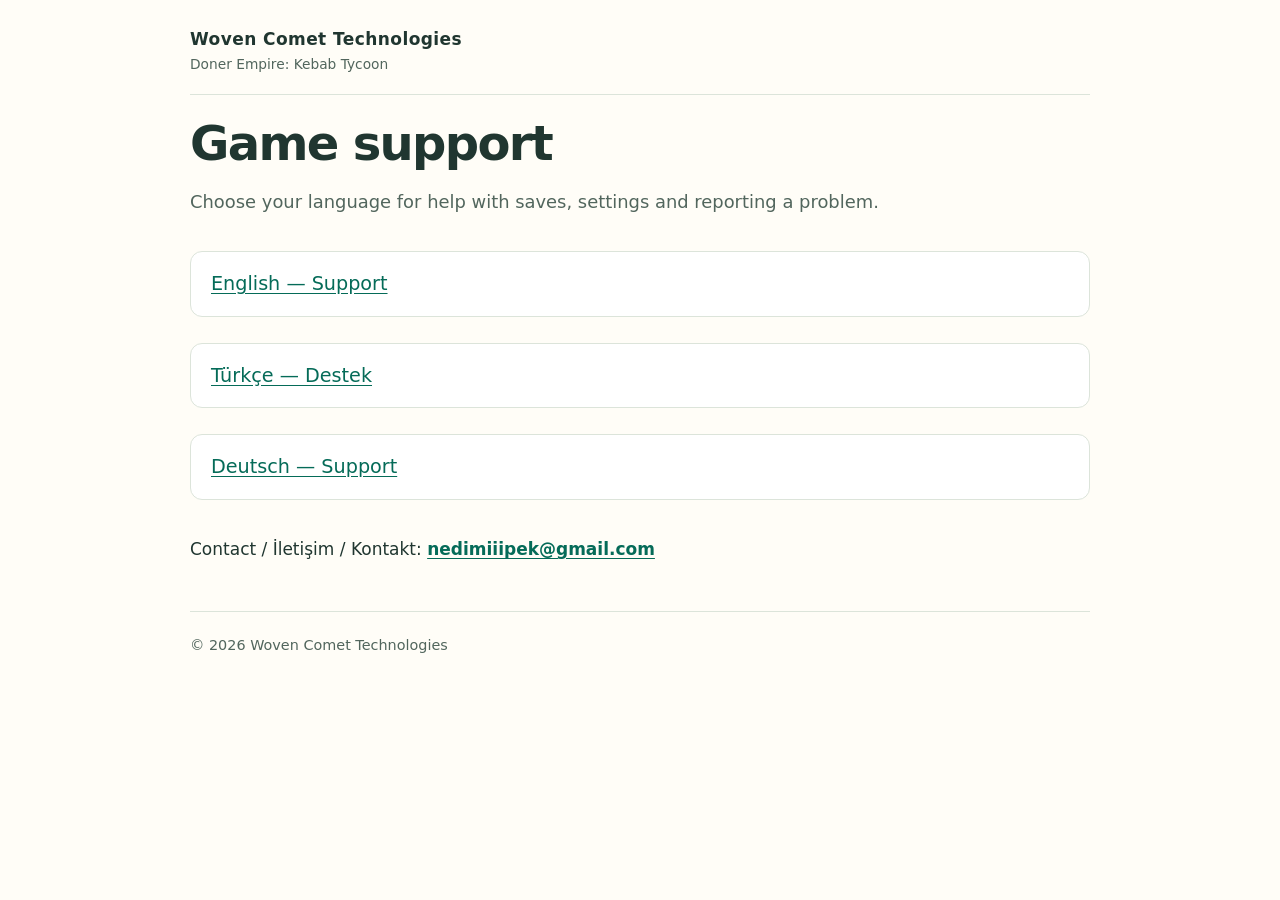
<file: index.html>
<!doctype html>
<html lang="en">
<head><meta charset="utf-8"><meta name="viewport" content="width=device-width, initial-scale=1"><meta name="description" content="Support for Doner Empire: Kebab Tycoon by Woven Comet Technologies. Help in English, Turkish and German."><title>Doner Empire: Kebab Tycoon — Support</title><link rel="stylesheet" href="styles.css"></head>
<body><div class="wrap">
<header class="brand">Woven Comet Technologies<small>Doner Empire: Kebab Tycoon</small></header>
<main><h1>Game support</h1><p class="lead">Choose your language for help with saves, settings and reporting a problem.</p>
<ul class="languages"><li><a href="support-en.html" lang="en">English — Support</a></li><li><a href="support-tr.html" lang="tr">Türkçe — Destek</a></li><li><a href="support-de.html" lang="de">Deutsch — Support</a></li></ul>
<p>Contact / İletişim / Kontakt: <a class="email" href="mailto:nedimiiipek@gmail.com">nedimiiipek@gmail.com</a></p></main>
<footer>© 2026 Woven Comet Technologies</footer></div></body></html>
</file>
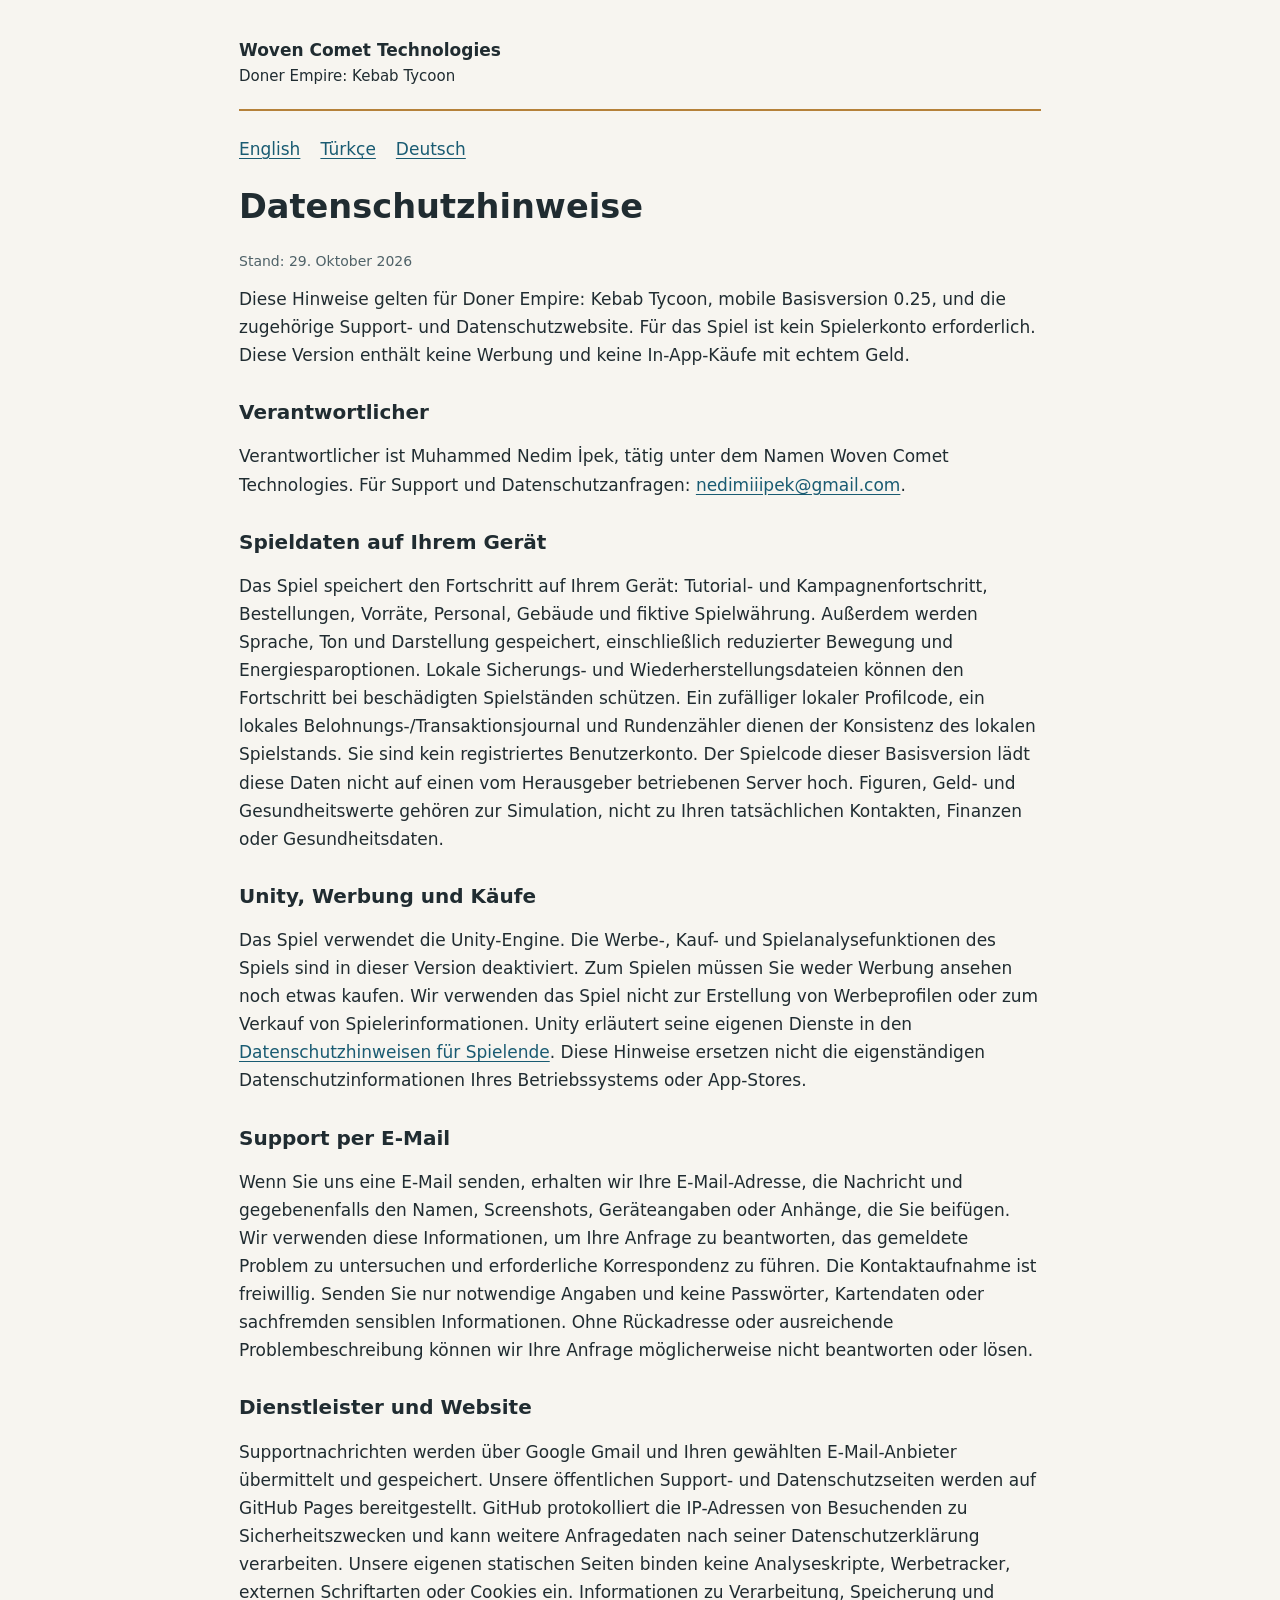
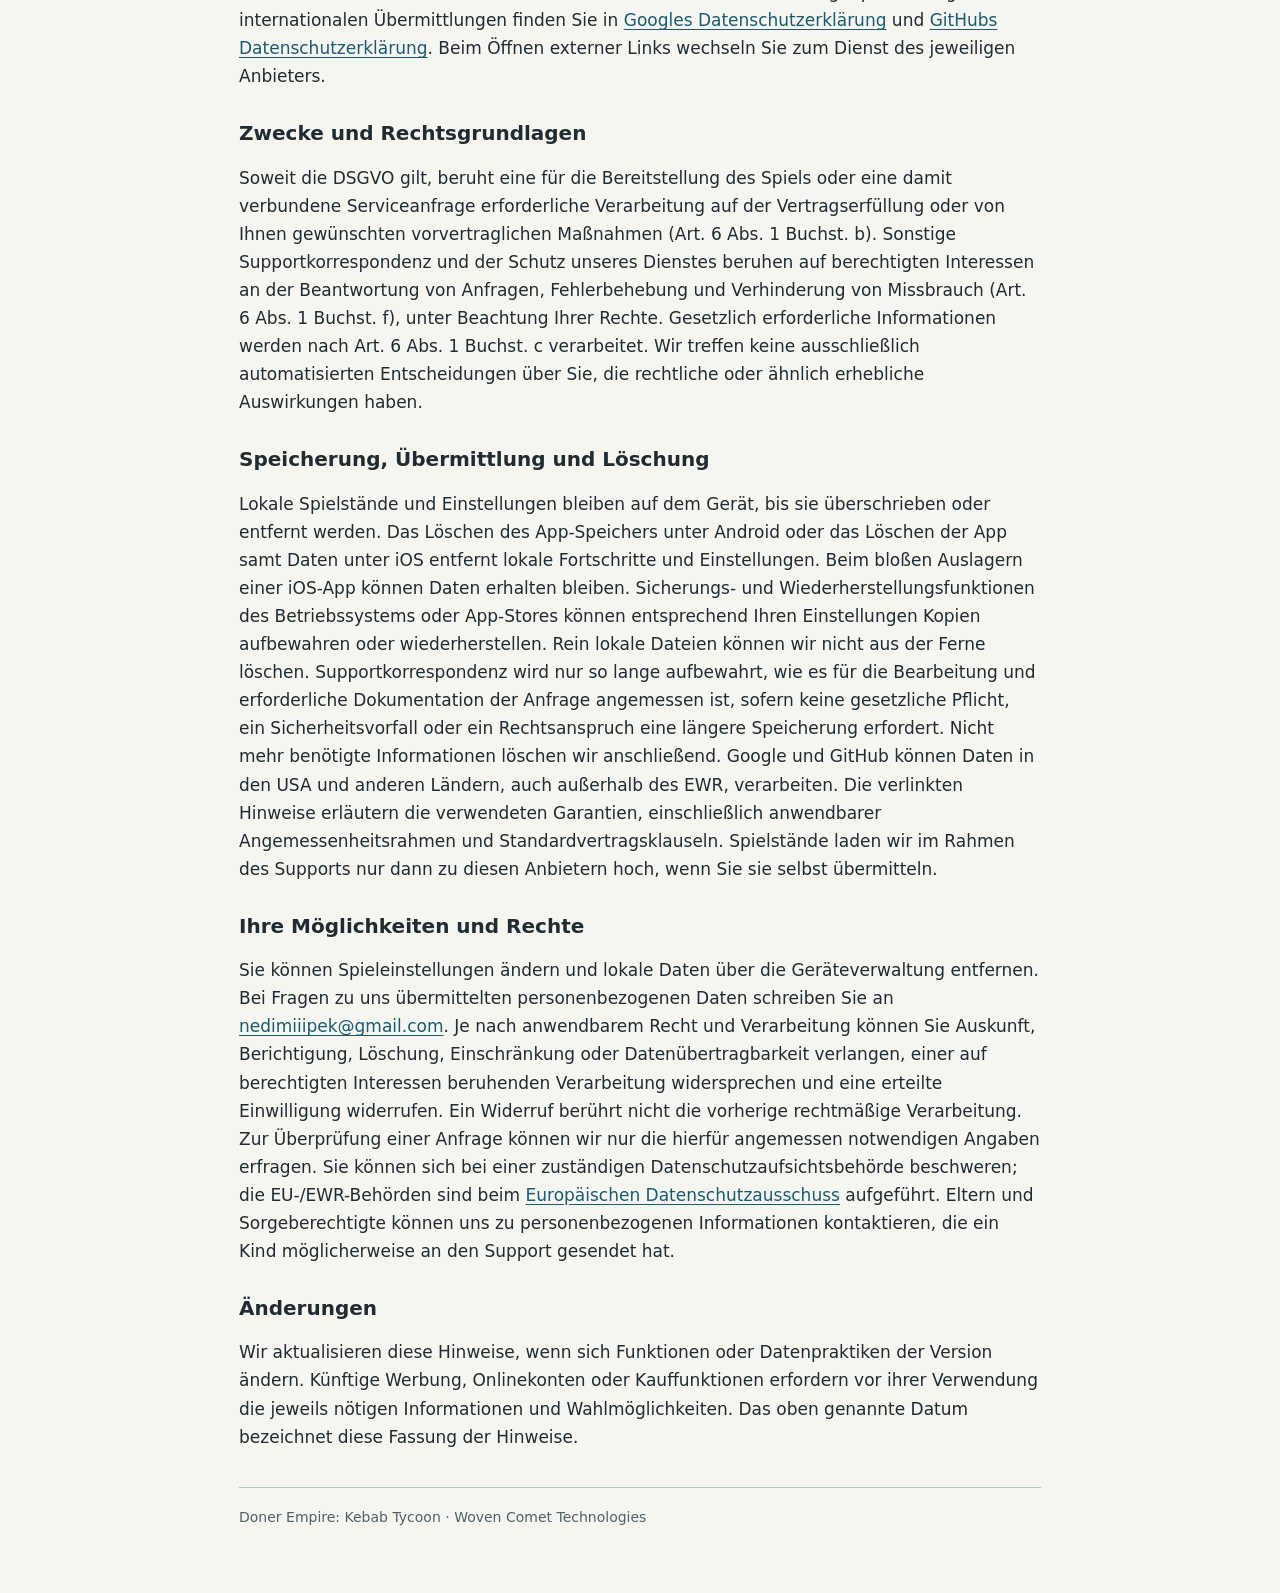
<file: privacy-de.html>
<!doctype html>
<html lang="de"><head><meta charset="utf-8"><meta name="viewport" content="width=device-width,initial-scale=1"><title>Datenschutzhinweise — Doner Empire</title><link rel="stylesheet" href="privacy.css"></head>
<body><div class="wrap"><header>Woven Comet Technologies<small>Doner Empire: Kebab Tycoon</small></header><nav aria-label="Language"><a href="privacy-en.html" lang="en">English</a><a href="privacy-tr.html" lang="tr">Türkçe</a><a href="privacy-de.html" lang="de" aria-current="page">Deutsch</a></nav><main><h1>Datenschutzhinweise</h1><p class="date">Stand: 29. Oktober 2026</p><p>Diese Hinweise gelten für Doner Empire: Kebab Tycoon, mobile Basisversion 0.25, und die zugehörige Support- und Datenschutzwebsite. Für das Spiel ist kein Spielerkonto erforderlich. Diese Version enthält keine Werbung und keine In-App-Käufe mit echtem Geld.</p><section><h2>Verantwortlicher</h2><p>Verantwortlicher ist Muhammed Nedim İpek, tätig unter dem Namen Woven Comet Technologies. Für Support und Datenschutzanfragen: <a href="mailto:nedimiiipek@gmail.com">nedimiiipek@gmail.com</a>.</p></section>
<section><h2>Spieldaten auf Ihrem Gerät</h2><p>Das Spiel speichert den Fortschritt auf Ihrem Gerät: Tutorial- und Kampagnenfortschritt, Bestellungen, Vorräte, Personal, Gebäude und fiktive Spielwährung. Außerdem werden Sprache, Ton und Darstellung gespeichert, einschließlich reduzierter Bewegung und Energiesparoptionen. Lokale Sicherungs- und Wiederherstellungsdateien können den Fortschritt bei beschädigten Spielständen schützen. Ein zufälliger lokaler Profilcode, ein lokales Belohnungs-/Transaktionsjournal und Rundenzähler dienen der Konsistenz des lokalen Spielstands. Sie sind kein registriertes Benutzerkonto. Der Spielcode dieser Basisversion lädt diese Daten nicht auf einen vom Herausgeber betriebenen Server hoch. Figuren, Geld- und Gesundheitswerte gehören zur Simulation, nicht zu Ihren tatsächlichen Kontakten, Finanzen oder Gesundheitsdaten.</p></section>
<section><h2>Unity, Werbung und Käufe</h2><p>Das Spiel verwendet die Unity-Engine. Die Werbe-, Kauf- und Spielanalysefunktionen des Spiels sind in dieser Version deaktiviert. Zum Spielen müssen Sie weder Werbung ansehen noch etwas kaufen. Wir verwenden das Spiel nicht zur Erstellung von Werbeprofilen oder zum Verkauf von Spielerinformationen. Unity erläutert seine eigenen Dienste in den <a href="https://unity.com/legal/game-player-and-app-user-privacy-policy">Datenschutzhinweisen für Spielende</a>. Diese Hinweise ersetzen nicht die eigenständigen Datenschutzinformationen Ihres Betriebssystems oder App-Stores.</p></section>
<section><h2>Support per E-Mail</h2><p>Wenn Sie uns eine E-Mail senden, erhalten wir Ihre E-Mail-Adresse, die Nachricht und gegebenenfalls den Namen, Screenshots, Geräteangaben oder Anhänge, die Sie beifügen. Wir verwenden diese Informationen, um Ihre Anfrage zu beantworten, das gemeldete Problem zu untersuchen und erforderliche Korrespondenz zu führen. Die Kontaktaufnahme ist freiwillig. Senden Sie nur notwendige Angaben und keine Passwörter, Kartendaten oder sachfremden sensiblen Informationen. Ohne Rückadresse oder ausreichende Problembeschreibung können wir Ihre Anfrage möglicherweise nicht beantworten oder lösen.</p></section>
<section><h2>Dienstleister und Website</h2><p>Supportnachrichten werden über Google Gmail und Ihren gewählten E-Mail-Anbieter übermittelt und gespeichert. Unsere öffentlichen Support- und Datenschutzseiten werden auf GitHub Pages bereitgestellt. GitHub protokolliert die IP-Adressen von Besuchenden zu Sicherheitszwecken und kann weitere Anfragedaten nach seiner Datenschutzerklärung verarbeiten. Unsere eigenen statischen Seiten binden keine Analyseskripte, Werbetracker, externen Schriftarten oder Cookies ein. Informationen zu Verarbeitung, Speicherung und internationalen Übermittlungen finden Sie in <a href="https://policies.google.com/privacy">Googles Datenschutzerklärung</a> und <a href="https://docs.github.com/en/site-policy/privacy-policies/github-general-privacy-statement">GitHubs Datenschutzerklärung</a>. Beim Öffnen externer Links wechseln Sie zum Dienst des jeweiligen Anbieters.</p></section>
<section><h2>Zwecke und Rechtsgrundlagen</h2><p>Soweit die DSGVO gilt, beruht eine für die Bereitstellung des Spiels oder eine damit verbundene Serviceanfrage erforderliche Verarbeitung auf der Vertragserfüllung oder von Ihnen gewünschten vorvertraglichen Maßnahmen (Art. 6 Abs. 1 Buchst. b). Sonstige Supportkorrespondenz und der Schutz unseres Dienstes beruhen auf berechtigten Interessen an der Beantwortung von Anfragen, Fehlerbehebung und Verhinderung von Missbrauch (Art. 6 Abs. 1 Buchst. f), unter Beachtung Ihrer Rechte. Gesetzlich erforderliche Informationen werden nach Art. 6 Abs. 1 Buchst. c verarbeitet. Wir treffen keine ausschließlich automatisierten Entscheidungen über Sie, die rechtliche oder ähnlich erhebliche Auswirkungen haben.</p></section>
<section><h2>Speicherung, Übermittlung und Löschung</h2><p>Lokale Spielstände und Einstellungen bleiben auf dem Gerät, bis sie überschrieben oder entfernt werden. Das Löschen des App-Speichers unter Android oder das Löschen der App samt Daten unter iOS entfernt lokale Fortschritte und Einstellungen. Beim bloßen Auslagern einer iOS-App können Daten erhalten bleiben. Sicherungs- und Wiederherstellungsfunktionen des Betriebssystems oder App-Stores können entsprechend Ihren Einstellungen Kopien aufbewahren oder wiederherstellen. Rein lokale Dateien können wir nicht aus der Ferne löschen. Supportkorrespondenz wird nur so lange aufbewahrt, wie es für die Bearbeitung und erforderliche Dokumentation der Anfrage angemessen ist, sofern keine gesetzliche Pflicht, ein Sicherheitsvorfall oder ein Rechtsanspruch eine längere Speicherung erfordert. Nicht mehr benötigte Informationen löschen wir anschließend. Google und GitHub können Daten in den USA und anderen Ländern, auch außerhalb des EWR, verarbeiten. Die verlinkten Hinweise erläutern die verwendeten Garantien, einschließlich anwendbarer Angemessenheitsrahmen und Standardvertragsklauseln. Spielstände laden wir im Rahmen des Supports nur dann zu diesen Anbietern hoch, wenn Sie sie selbst übermitteln.</p></section>
<section><h2>Ihre Möglichkeiten und Rechte</h2><p>Sie können Spieleinstellungen ändern und lokale Daten über die Geräteverwaltung entfernen. Bei Fragen zu uns übermittelten personenbezogenen Daten schreiben Sie an <a href="mailto:nedimiiipek@gmail.com">nedimiiipek@gmail.com</a>. Je nach anwendbarem Recht und Verarbeitung können Sie Auskunft, Berichtigung, Löschung, Einschränkung oder Datenübertragbarkeit verlangen, einer auf berechtigten Interessen beruhenden Verarbeitung widersprechen und eine erteilte Einwilligung widerrufen. Ein Widerruf berührt nicht die vorherige rechtmäßige Verarbeitung. Zur Überprüfung einer Anfrage können wir nur die hierfür angemessen notwendigen Angaben erfragen. Sie können sich bei einer zuständigen Datenschutzaufsichtsbehörde beschweren; die EU-/EWR-Behörden sind beim <a href="https://www.edpb.europa.eu/about-edpb/about-edpb/members_en">Europäischen Datenschutzausschuss</a> aufgeführt. Eltern und Sorgeberechtigte können uns zu personenbezogenen Informationen kontaktieren, die ein Kind möglicherweise an den Support gesendet hat.</p></section>
<section><h2>Änderungen</h2><p>Wir aktualisieren diese Hinweise, wenn sich Funktionen oder Datenpraktiken der Version ändern. Künftige Werbung, Onlinekonten oder Kauffunktionen erfordern vor ihrer Verwendung die jeweils nötigen Informationen und Wahlmöglichkeiten. Das oben genannte Datum bezeichnet diese Fassung der Hinweise.</p></section>
</main><footer>Doner Empire: Kebab Tycoon · Woven Comet Technologies</footer></div></body></html>
</file>
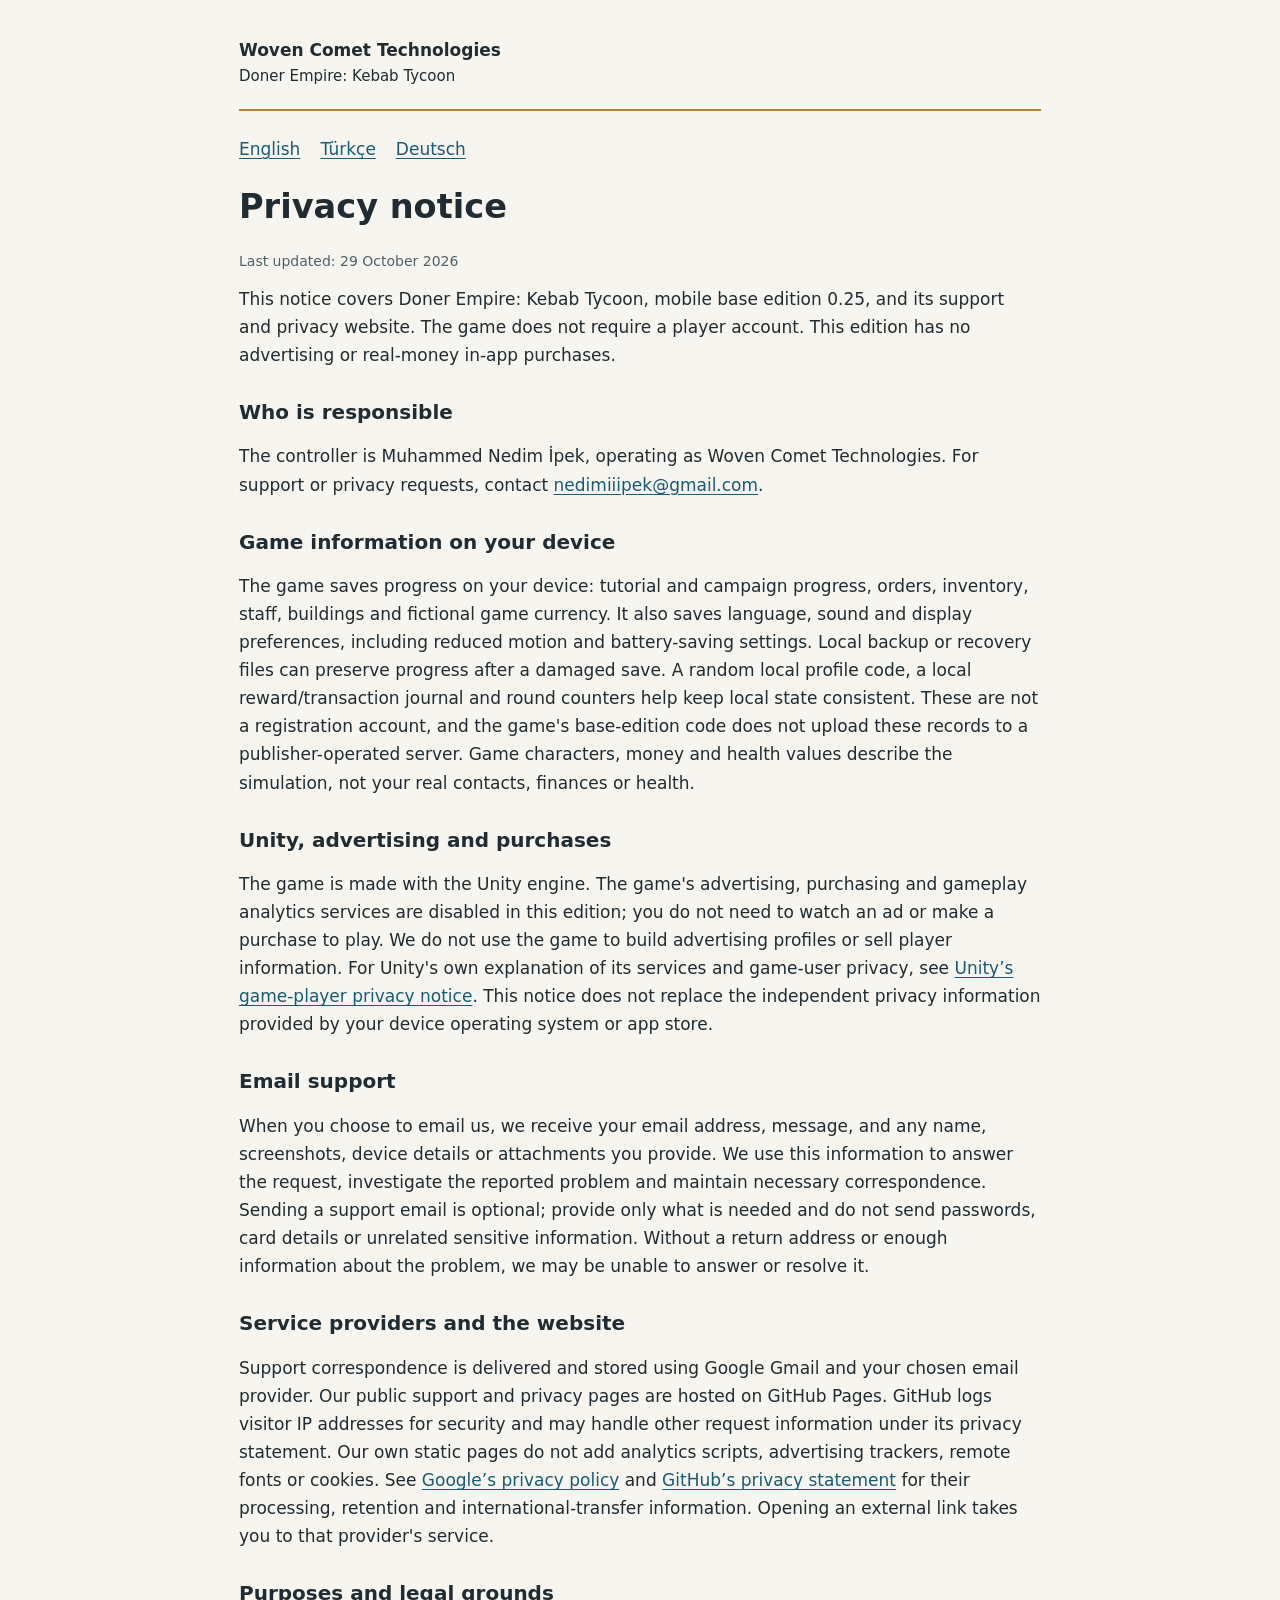
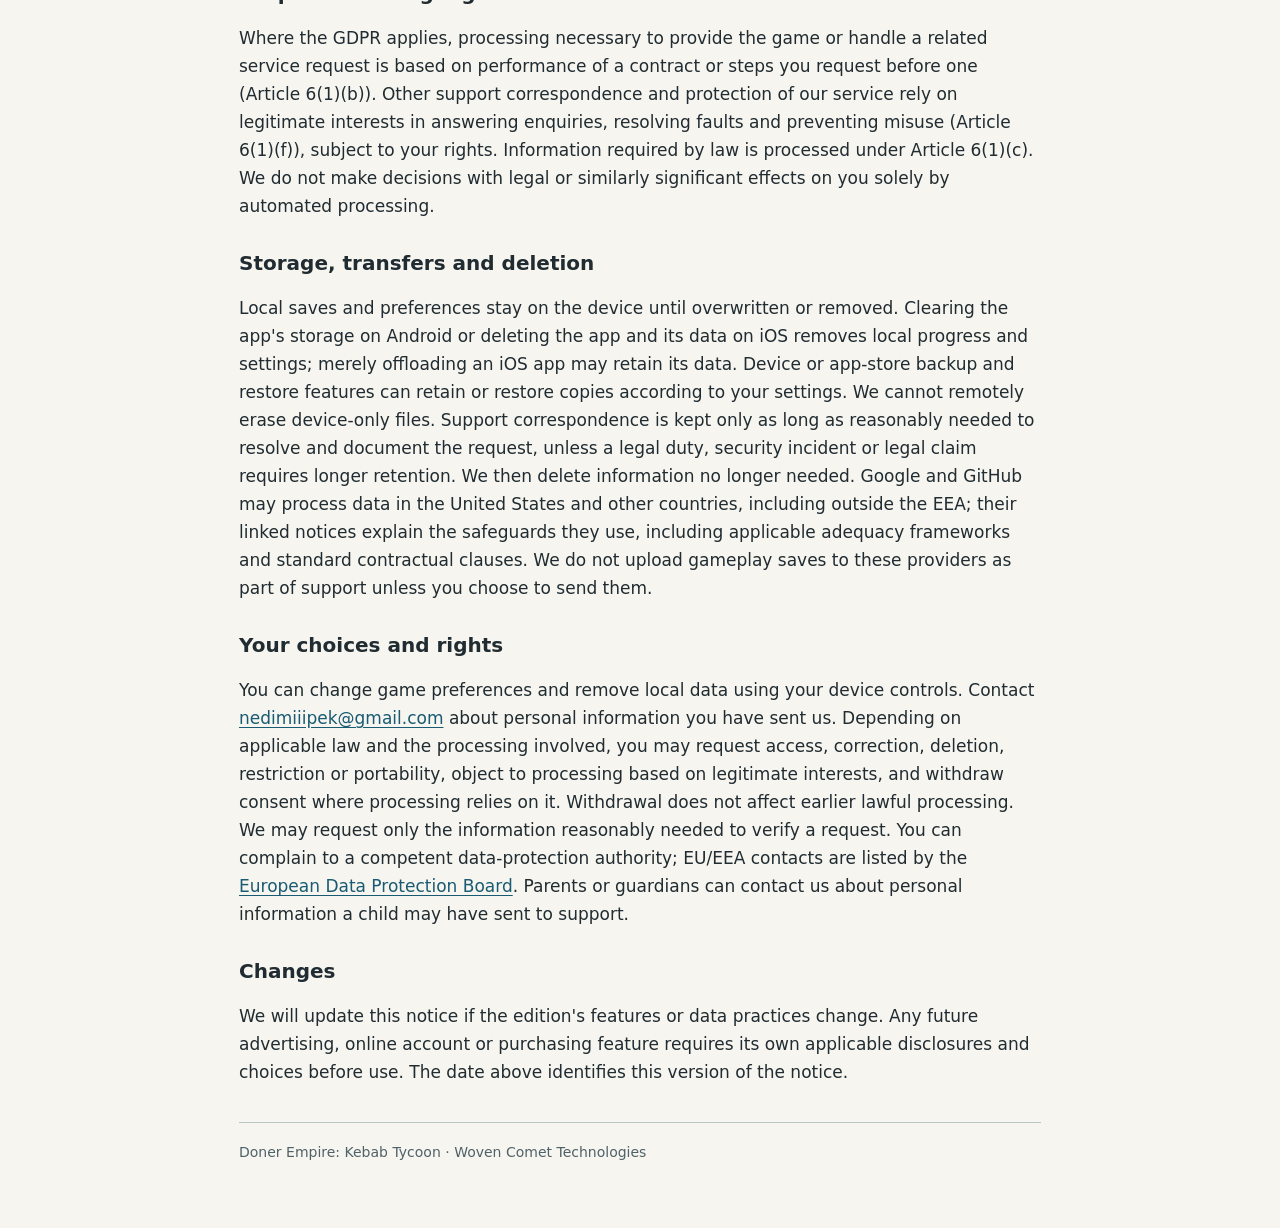
<file: privacy-en.html>
<!doctype html>
<html lang="en"><head><meta charset="utf-8"><meta name="viewport" content="width=device-width,initial-scale=1"><title>Privacy notice — Doner Empire</title><link rel="stylesheet" href="privacy.css"></head>
<body><div class="wrap"><header>Woven Comet Technologies<small>Doner Empire: Kebab Tycoon</small></header><nav aria-label="Language"><a href="privacy-en.html" lang="en" aria-current="page">English</a><a href="privacy-tr.html" lang="tr">Türkçe</a><a href="privacy-de.html" lang="de">Deutsch</a></nav><main><h1>Privacy notice</h1><p class="date">Last updated: 29 October 2026</p><p>This notice covers Doner Empire: Kebab Tycoon, mobile base edition 0.25, and its support and privacy website. The game does not require a player account. This edition has no advertising or real-money in-app purchases.</p><section><h2>Who is responsible</h2><p>The controller is Muhammed Nedim İpek, operating as Woven Comet Technologies. For support or privacy requests, contact <a href="mailto:nedimiiipek@gmail.com">nedimiiipek@gmail.com</a>.</p></section>
<section><h2>Game information on your device</h2><p>The game saves progress on your device: tutorial and campaign progress, orders, inventory, staff, buildings and fictional game currency. It also saves language, sound and display preferences, including reduced motion and battery-saving settings. Local backup or recovery files can preserve progress after a damaged save. A random local profile code, a local reward/transaction journal and round counters help keep local state consistent. These are not a registration account, and the game's base-edition code does not upload these records to a publisher-operated server. Game characters, money and health values describe the simulation, not your real contacts, finances or health.</p></section>
<section><h2>Unity, advertising and purchases</h2><p>The game is made with the Unity engine. The game's advertising, purchasing and gameplay analytics services are disabled in this edition; you do not need to watch an ad or make a purchase to play. We do not use the game to build advertising profiles or sell player information. For Unity's own explanation of its services and game-user privacy, see <a href="https://unity.com/legal/game-player-and-app-user-privacy-policy">Unity’s game-player privacy notice</a>. This notice does not replace the independent privacy information provided by your device operating system or app store.</p></section>
<section><h2>Email support</h2><p>When you choose to email us, we receive your email address, message, and any name, screenshots, device details or attachments you provide. We use this information to answer the request, investigate the reported problem and maintain necessary correspondence. Sending a support email is optional; provide only what is needed and do not send passwords, card details or unrelated sensitive information. Without a return address or enough information about the problem, we may be unable to answer or resolve it.</p></section>
<section><h2>Service providers and the website</h2><p>Support correspondence is delivered and stored using Google Gmail and your chosen email provider. Our public support and privacy pages are hosted on GitHub Pages. GitHub logs visitor IP addresses for security and may handle other request information under its privacy statement. Our own static pages do not add analytics scripts, advertising trackers, remote fonts or cookies. See <a href="https://policies.google.com/privacy">Google’s privacy policy</a> and <a href="https://docs.github.com/en/site-policy/privacy-policies/github-general-privacy-statement">GitHub’s privacy statement</a> for their processing, retention and international-transfer information. Opening an external link takes you to that provider's service.</p></section>
<section><h2>Purposes and legal grounds</h2><p>Where the GDPR applies, processing necessary to provide the game or handle a related service request is based on performance of a contract or steps you request before one (Article 6(1)(b)). Other support correspondence and protection of our service rely on legitimate interests in answering enquiries, resolving faults and preventing misuse (Article 6(1)(f)), subject to your rights. Information required by law is processed under Article 6(1)(c). We do not make decisions with legal or similarly significant effects on you solely by automated processing.</p></section>
<section><h2>Storage, transfers and deletion</h2><p>Local saves and preferences stay on the device until overwritten or removed. Clearing the app's storage on Android or deleting the app and its data on iOS removes local progress and settings; merely offloading an iOS app may retain its data. Device or app-store backup and restore features can retain or restore copies according to your settings. We cannot remotely erase device-only files. Support correspondence is kept only as long as reasonably needed to resolve and document the request, unless a legal duty, security incident or legal claim requires longer retention. We then delete information no longer needed. Google and GitHub may process data in the United States and other countries, including outside the EEA; their linked notices explain the safeguards they use, including applicable adequacy frameworks and standard contractual clauses. We do not upload gameplay saves to these providers as part of support unless you choose to send them.</p></section>
<section><h2>Your choices and rights</h2><p>You can change game preferences and remove local data using your device controls. Contact <a href="mailto:nedimiiipek@gmail.com">nedimiiipek@gmail.com</a> about personal information you have sent us. Depending on applicable law and the processing involved, you may request access, correction, deletion, restriction or portability, object to processing based on legitimate interests, and withdraw consent where processing relies on it. Withdrawal does not affect earlier lawful processing. We may request only the information reasonably needed to verify a request. You can complain to a competent data-protection authority; EU/EEA contacts are listed by the <a href="https://www.edpb.europa.eu/about-edpb/about-edpb/members_en">European Data Protection Board</a>. Parents or guardians can contact us about personal information a child may have sent to support.</p></section>
<section><h2>Changes</h2><p>We will update this notice if the edition's features or data practices change. Any future advertising, online account or purchasing feature requires its own applicable disclosures and choices before use. The date above identifies this version of the notice.</p></section>
</main><footer>Doner Empire: Kebab Tycoon · Woven Comet Technologies</footer></div></body></html>
</file>
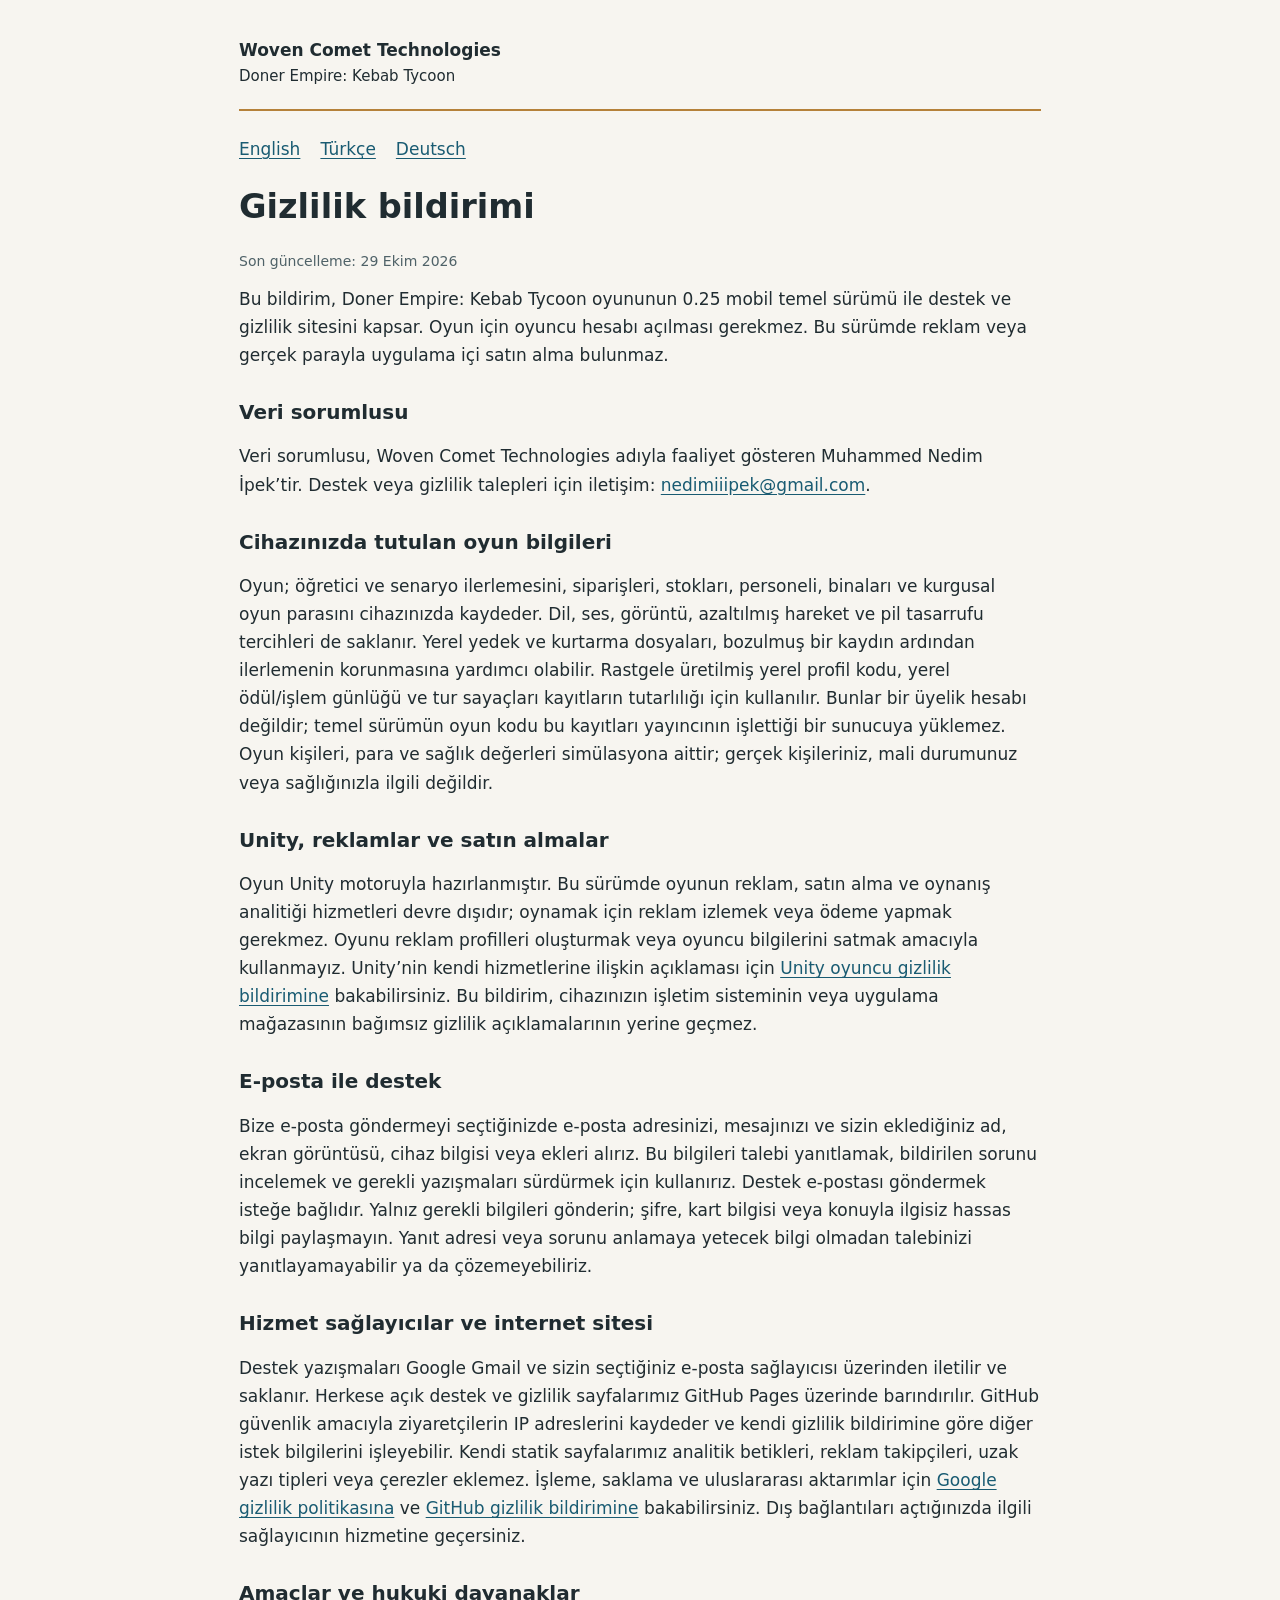
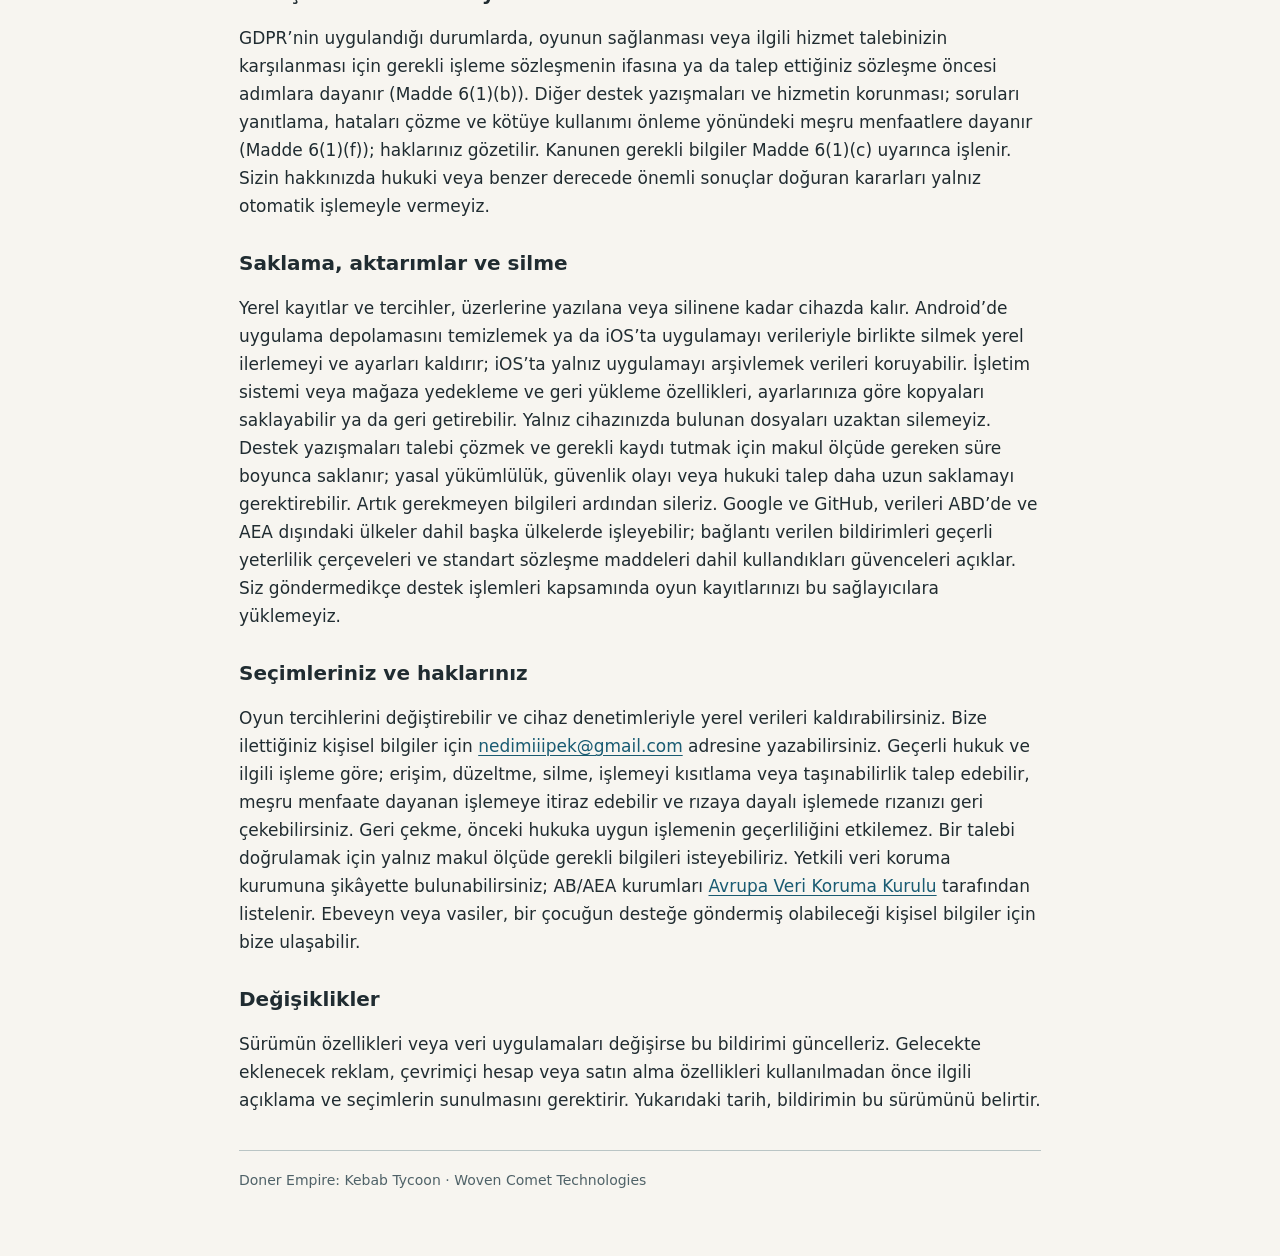
<file: privacy-tr.html>
<!doctype html>
<html lang="tr"><head><meta charset="utf-8"><meta name="viewport" content="width=device-width,initial-scale=1"><title>Gizlilik bildirimi — Doner Empire</title><link rel="stylesheet" href="privacy.css"></head>
<body><div class="wrap"><header>Woven Comet Technologies<small>Doner Empire: Kebab Tycoon</small></header><nav aria-label="Language"><a href="privacy-en.html" lang="en">English</a><a href="privacy-tr.html" lang="tr" aria-current="page">Türkçe</a><a href="privacy-de.html" lang="de">Deutsch</a></nav><main><h1>Gizlilik bildirimi</h1><p class="date">Son güncelleme: 29 Ekim 2026</p><p>Bu bildirim, Doner Empire: Kebab Tycoon oyununun 0.25 mobil temel sürümü ile destek ve gizlilik sitesini kapsar. Oyun için oyuncu hesabı açılması gerekmez. Bu sürümde reklam veya gerçek parayla uygulama içi satın alma bulunmaz.</p><section><h2>Veri sorumlusu</h2><p>Veri sorumlusu, Woven Comet Technologies adıyla faaliyet gösteren Muhammed Nedim İpek’tir. Destek veya gizlilik talepleri için iletişim: <a href="mailto:nedimiiipek@gmail.com">nedimiiipek@gmail.com</a>.</p></section>
<section><h2>Cihazınızda tutulan oyun bilgileri</h2><p>Oyun; öğretici ve senaryo ilerlemesini, siparişleri, stokları, personeli, binaları ve kurgusal oyun parasını cihazınızda kaydeder. Dil, ses, görüntü, azaltılmış hareket ve pil tasarrufu tercihleri de saklanır. Yerel yedek ve kurtarma dosyaları, bozulmuş bir kaydın ardından ilerlemenin korunmasına yardımcı olabilir. Rastgele üretilmiş yerel profil kodu, yerel ödül/işlem günlüğü ve tur sayaçları kayıtların tutarlılığı için kullanılır. Bunlar bir üyelik hesabı değildir; temel sürümün oyun kodu bu kayıtları yayıncının işlettiği bir sunucuya yüklemez. Oyun kişileri, para ve sağlık değerleri simülasyona aittir; gerçek kişileriniz, mali durumunuz veya sağlığınızla ilgili değildir.</p></section>
<section><h2>Unity, reklamlar ve satın almalar</h2><p>Oyun Unity motoruyla hazırlanmıştır. Bu sürümde oyunun reklam, satın alma ve oynanış analitiği hizmetleri devre dışıdır; oynamak için reklam izlemek veya ödeme yapmak gerekmez. Oyunu reklam profilleri oluşturmak veya oyuncu bilgilerini satmak amacıyla kullanmayız. Unity’nin kendi hizmetlerine ilişkin açıklaması için <a href="https://unity.com/legal/game-player-and-app-user-privacy-policy">Unity oyuncu gizlilik bildirimine</a> bakabilirsiniz. Bu bildirim, cihazınızın işletim sisteminin veya uygulama mağazasının bağımsız gizlilik açıklamalarının yerine geçmez.</p></section>
<section><h2>E-posta ile destek</h2><p>Bize e-posta göndermeyi seçtiğinizde e-posta adresinizi, mesajınızı ve sizin eklediğiniz ad, ekran görüntüsü, cihaz bilgisi veya ekleri alırız. Bu bilgileri talebi yanıtlamak, bildirilen sorunu incelemek ve gerekli yazışmaları sürdürmek için kullanırız. Destek e-postası göndermek isteğe bağlıdır. Yalnız gerekli bilgileri gönderin; şifre, kart bilgisi veya konuyla ilgisiz hassas bilgi paylaşmayın. Yanıt adresi veya sorunu anlamaya yetecek bilgi olmadan talebinizi yanıtlayamayabilir ya da çözemeyebiliriz.</p></section>
<section><h2>Hizmet sağlayıcılar ve internet sitesi</h2><p>Destek yazışmaları Google Gmail ve sizin seçtiğiniz e-posta sağlayıcısı üzerinden iletilir ve saklanır. Herkese açık destek ve gizlilik sayfalarımız GitHub Pages üzerinde barındırılır. GitHub güvenlik amacıyla ziyaretçilerin IP adreslerini kaydeder ve kendi gizlilik bildirimine göre diğer istek bilgilerini işleyebilir. Kendi statik sayfalarımız analitik betikleri, reklam takipçileri, uzak yazı tipleri veya çerezler eklemez. İşleme, saklama ve uluslararası aktarımlar için <a href="https://policies.google.com/privacy">Google gizlilik politikasına</a> ve <a href="https://docs.github.com/en/site-policy/privacy-policies/github-general-privacy-statement">GitHub gizlilik bildirimine</a> bakabilirsiniz. Dış bağlantıları açtığınızda ilgili sağlayıcının hizmetine geçersiniz.</p></section>
<section><h2>Amaçlar ve hukuki dayanaklar</h2><p>GDPR’nin uygulandığı durumlarda, oyunun sağlanması veya ilgili hizmet talebinizin karşılanması için gerekli işleme sözleşmenin ifasına ya da talep ettiğiniz sözleşme öncesi adımlara dayanır (Madde 6(1)(b)). Diğer destek yazışmaları ve hizmetin korunması; soruları yanıtlama, hataları çözme ve kötüye kullanımı önleme yönündeki meşru menfaatlere dayanır (Madde 6(1)(f)); haklarınız gözetilir. Kanunen gerekli bilgiler Madde 6(1)(c) uyarınca işlenir. Sizin hakkınızda hukuki veya benzer derecede önemli sonuçlar doğuran kararları yalnız otomatik işlemeyle vermeyiz.</p></section>
<section><h2>Saklama, aktarımlar ve silme</h2><p>Yerel kayıtlar ve tercihler, üzerlerine yazılana veya silinene kadar cihazda kalır. Android’de uygulama depolamasını temizlemek ya da iOS’ta uygulamayı verileriyle birlikte silmek yerel ilerlemeyi ve ayarları kaldırır; iOS’ta yalnız uygulamayı arşivlemek verileri koruyabilir. İşletim sistemi veya mağaza yedekleme ve geri yükleme özellikleri, ayarlarınıza göre kopyaları saklayabilir ya da geri getirebilir. Yalnız cihazınızda bulunan dosyaları uzaktan silemeyiz. Destek yazışmaları talebi çözmek ve gerekli kaydı tutmak için makul ölçüde gereken süre boyunca saklanır; yasal yükümlülük, güvenlik olayı veya hukuki talep daha uzun saklamayı gerektirebilir. Artık gerekmeyen bilgileri ardından sileriz. Google ve GitHub, verileri ABD’de ve AEA dışındaki ülkeler dahil başka ülkelerde işleyebilir; bağlantı verilen bildirimleri geçerli yeterlilik çerçeveleri ve standart sözleşme maddeleri dahil kullandıkları güvenceleri açıklar. Siz göndermedikçe destek işlemleri kapsamında oyun kayıtlarınızı bu sağlayıcılara yüklemeyiz.</p></section>
<section><h2>Seçimleriniz ve haklarınız</h2><p>Oyun tercihlerini değiştirebilir ve cihaz denetimleriyle yerel verileri kaldırabilirsiniz. Bize ilettiğiniz kişisel bilgiler için <a href="mailto:nedimiiipek@gmail.com">nedimiiipek@gmail.com</a> adresine yazabilirsiniz. Geçerli hukuk ve ilgili işleme göre; erişim, düzeltme, silme, işlemeyi kısıtlama veya taşınabilirlik talep edebilir, meşru menfaate dayanan işlemeye itiraz edebilir ve rızaya dayalı işlemede rızanızı geri çekebilirsiniz. Geri çekme, önceki hukuka uygun işlemenin geçerliliğini etkilemez. Bir talebi doğrulamak için yalnız makul ölçüde gerekli bilgileri isteyebiliriz. Yetkili veri koruma kurumuna şikâyette bulunabilirsiniz; AB/AEA kurumları <a href="https://www.edpb.europa.eu/about-edpb/about-edpb/members_en">Avrupa Veri Koruma Kurulu</a> tarafından listelenir. Ebeveyn veya vasiler, bir çocuğun desteğe göndermiş olabileceği kişisel bilgiler için bize ulaşabilir.</p></section>
<section><h2>Değişiklikler</h2><p>Sürümün özellikleri veya veri uygulamaları değişirse bu bildirimi güncelleriz. Gelecekte eklenecek reklam, çevrimiçi hesap veya satın alma özellikleri kullanılmadan önce ilgili açıklama ve seçimlerin sunulmasını gerektirir. Yukarıdaki tarih, bildirimin bu sürümünü belirtir.</p></section>
</main><footer>Doner Empire: Kebab Tycoon · Woven Comet Technologies</footer></div></body></html>
</file>
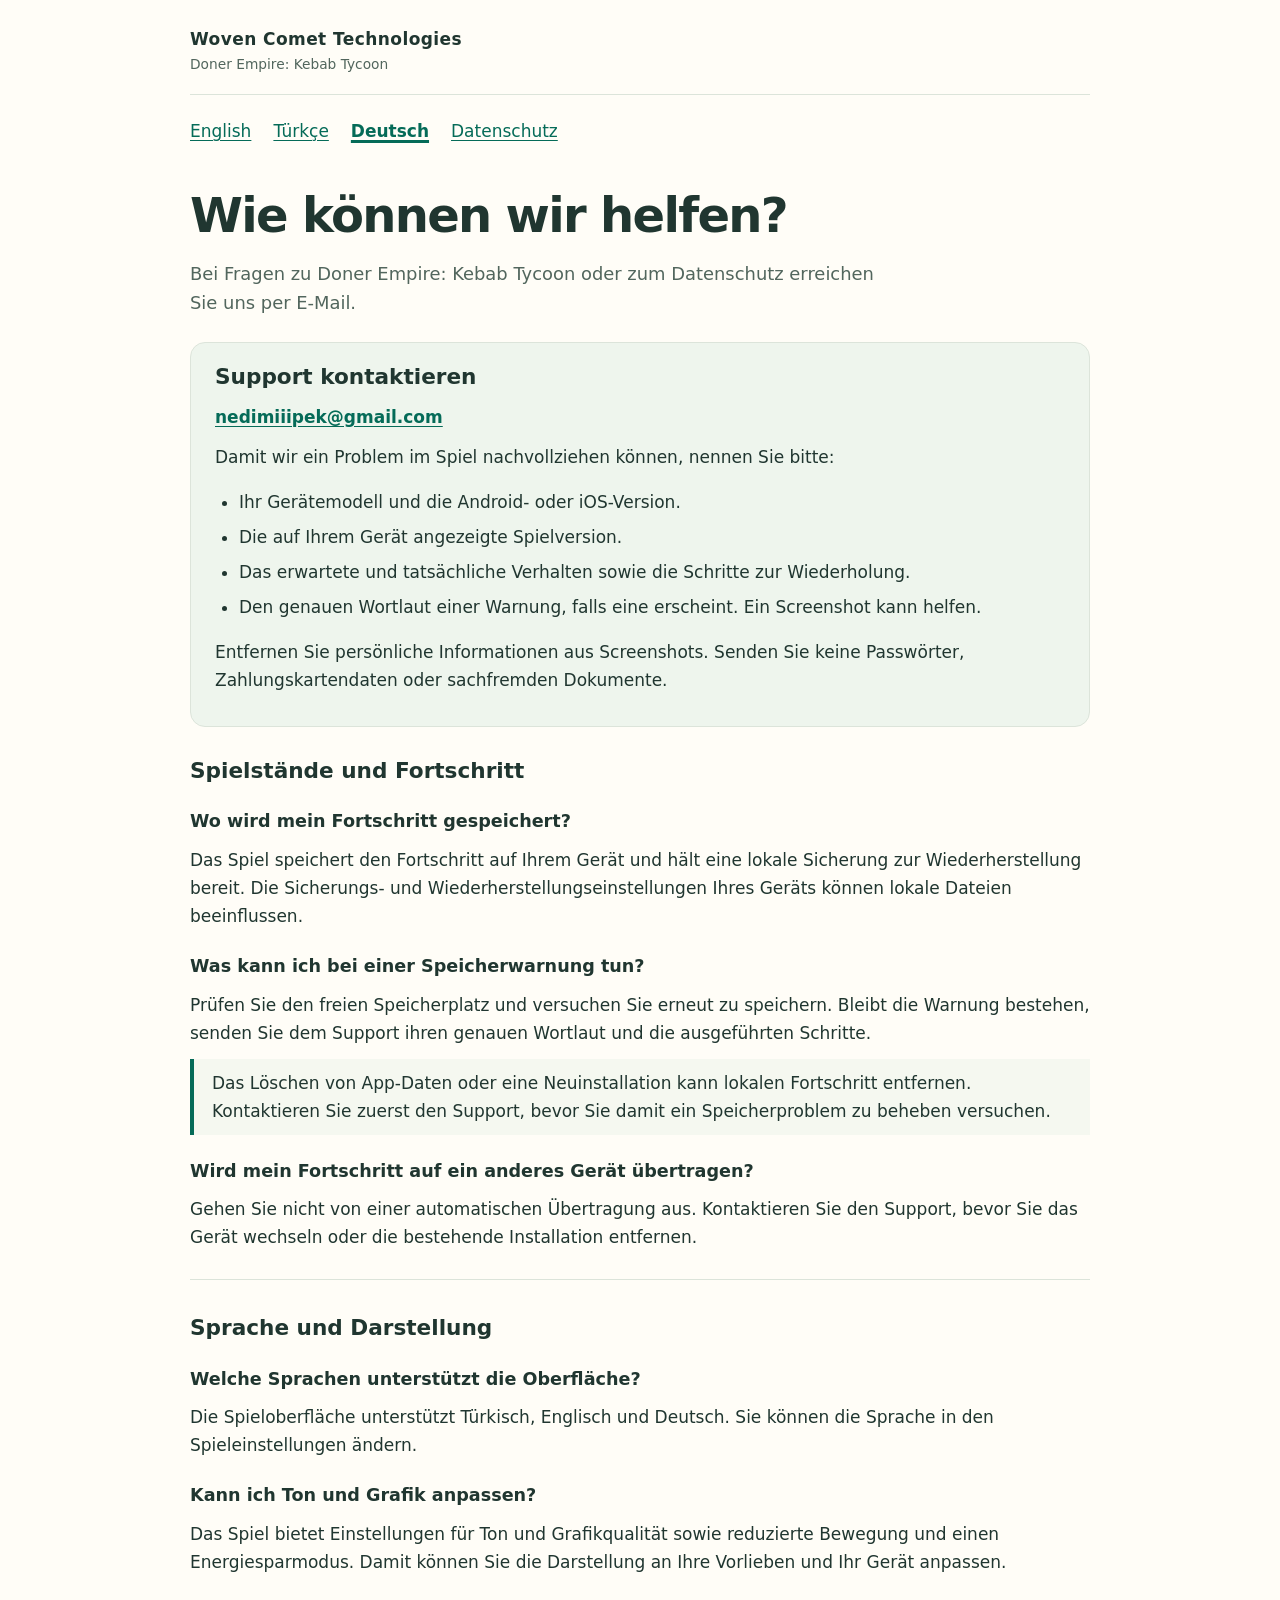
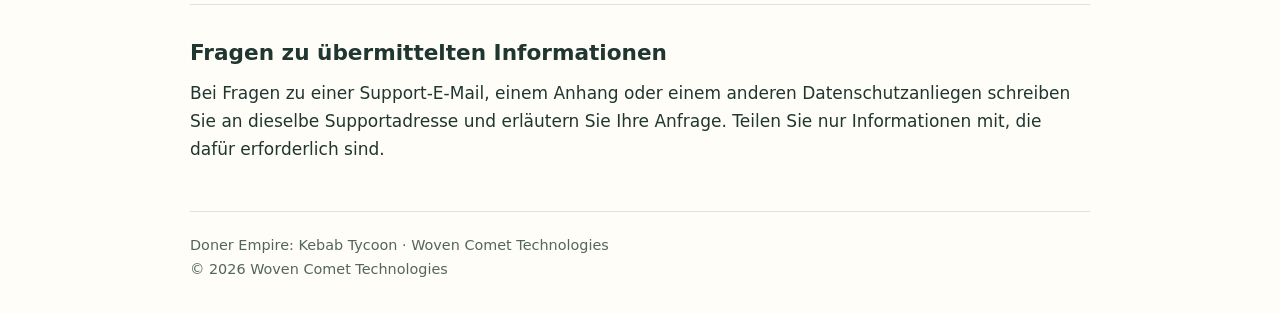
<file: support-de.html>
<!doctype html>
<html lang="de">
<head><meta charset="utf-8"><meta name="viewport" content="width=device-width, initial-scale=1"><meta name="description" content="Hilfe zu Doner Empire: Kebab Tycoon. Kontaktieren Sie Woven Comet Technologies und finden Sie Antworten zu Spielständen, Sprache und Einstellungen."><title>Support — Doner Empire: Kebab Tycoon</title><link rel="stylesheet" href="styles.css"></head>
<body><div class="wrap">
<header class="brand">Woven Comet Technologies<small>Doner Empire: Kebab Tycoon</small></header>
<nav aria-label="Support-Sprache"><a href="support-en.html" lang="en">English</a><a href="support-tr.html" lang="tr">Türkçe</a><a href="support-de.html" lang="de" aria-current="page">Deutsch</a><a href="privacy-de.html">Datenschutz</a></nav>
<main><h1>Wie können wir helfen?</h1><p class="lead">Bei Fragen zu Doner Empire: Kebab Tycoon oder zum Datenschutz erreichen Sie uns per E-Mail.</p>
<div class="contact"><h2>Support kontaktieren</h2><p><a class="email" href="mailto:nedimiiipek@gmail.com?subject=Doner%20Empire%3A%20Kebab%20Tycoon%20%E2%80%94%20Support">nedimiiipek@gmail.com</a></p><p>Damit wir ein Problem im Spiel nachvollziehen können, nennen Sie bitte:</p><ul><li>Ihr Gerätemodell und die Android- oder iOS-Version.</li><li>Die auf Ihrem Gerät angezeigte Spielversion.</li><li>Das erwartete und tatsächliche Verhalten sowie die Schritte zur Wiederholung.</li><li>Den genauen Wortlaut einer Warnung, falls eine erscheint. Ein Screenshot kann helfen.</li></ul><p>Entfernen Sie persönliche Informationen aus Screenshots. Senden Sie keine Passwörter, Zahlungskartendaten oder sachfremden Dokumente.</p></div>
<section><h2>Spielstände und Fortschritt</h2><h3>Wo wird mein Fortschritt gespeichert?</h3><p>Das Spiel speichert den Fortschritt auf Ihrem Gerät und hält eine lokale Sicherung zur Wiederherstellung bereit. Die Sicherungs- und Wiederherstellungseinstellungen Ihres Geräts können lokale Dateien beeinflussen.</p><h3>Was kann ich bei einer Speicherwarnung tun?</h3><p>Prüfen Sie den freien Speicherplatz und versuchen Sie erneut zu speichern. Bleibt die Warnung bestehen, senden Sie dem Support ihren genauen Wortlaut und die ausgeführten Schritte.</p><p class="note">Das Löschen von App-Daten oder eine Neuinstallation kann lokalen Fortschritt entfernen. Kontaktieren Sie zuerst den Support, bevor Sie damit ein Speicherproblem zu beheben versuchen.</p><h3>Wird mein Fortschritt auf ein anderes Gerät übertragen?</h3><p>Gehen Sie nicht von einer automatischen Übertragung aus. Kontaktieren Sie den Support, bevor Sie das Gerät wechseln oder die bestehende Installation entfernen.</p></section>
<section><h2>Sprache und Darstellung</h2><h3>Welche Sprachen unterstützt die Oberfläche?</h3><p>Die Spieloberfläche unterstützt Türkisch, Englisch und Deutsch. Sie können die Sprache in den Spieleinstellungen ändern.</p><h3>Kann ich Ton und Grafik anpassen?</h3><p>Das Spiel bietet Einstellungen für Ton und Grafikqualität sowie reduzierte Bewegung und einen Energiesparmodus. Damit können Sie die Darstellung an Ihre Vorlieben und Ihr Gerät anpassen.</p></section>
<section><h2>Fragen zu übermittelten Informationen</h2><p>Bei Fragen zu einer Support-E-Mail, einem Anhang oder einem anderen Datenschutzanliegen schreiben Sie an dieselbe Supportadresse und erläutern Sie Ihre Anfrage. Teilen Sie nur Informationen mit, die dafür erforderlich sind.</p></section>
</main><footer>Doner Empire: Kebab Tycoon · Woven Comet Technologies<br>© 2026 Woven Comet Technologies</footer></div></body></html>
</file>
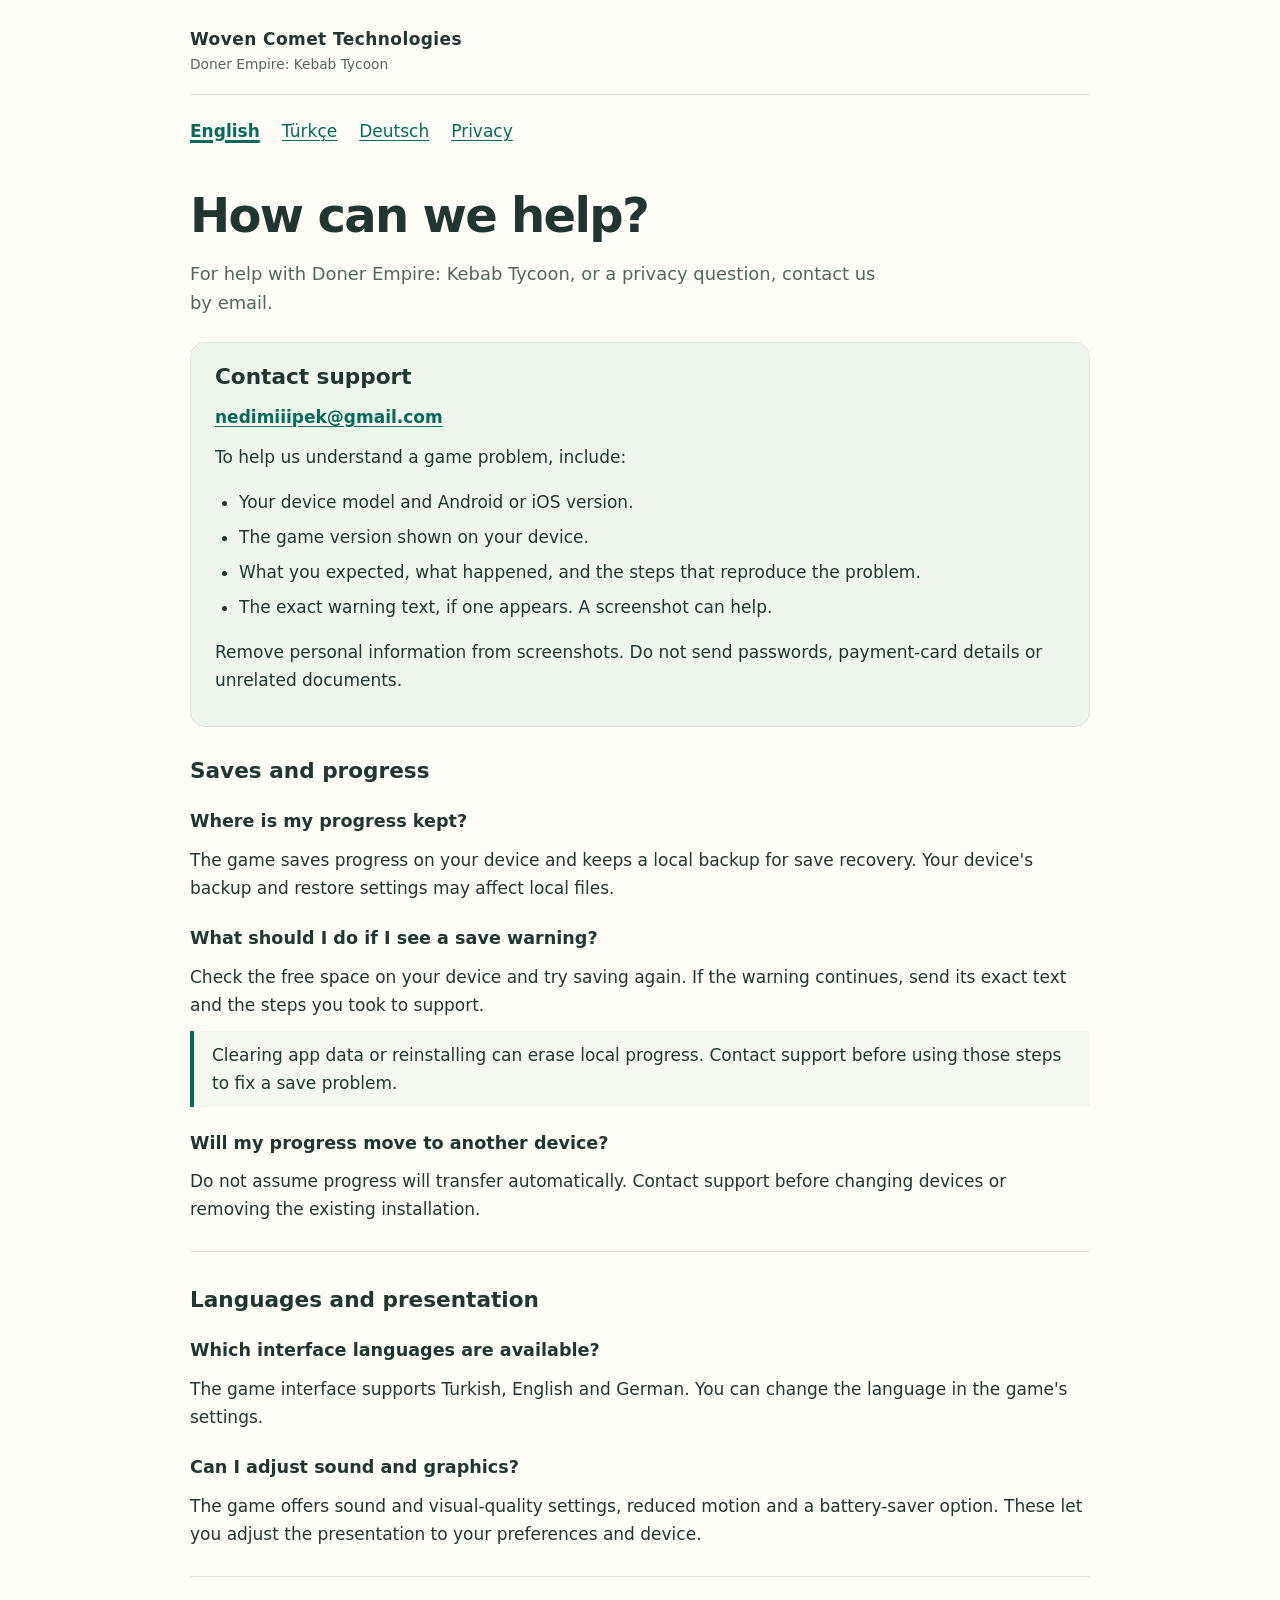
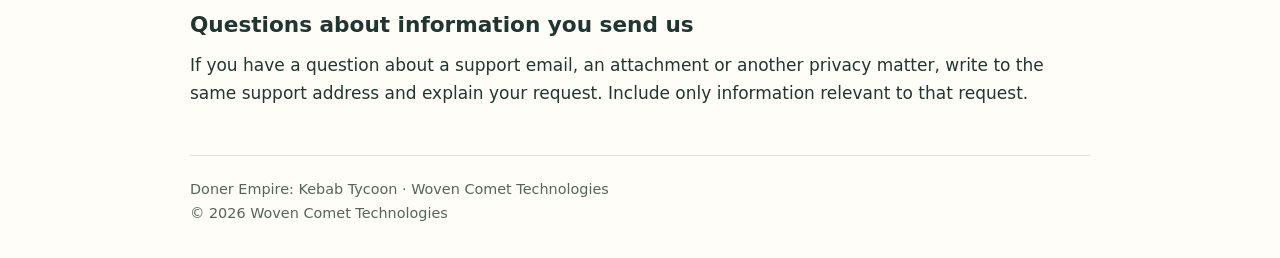
<file: support-en.html>
<!doctype html>
<html lang="en">
<head><meta charset="utf-8"><meta name="viewport" content="width=device-width, initial-scale=1"><meta name="description" content="Get help with Doner Empire: Kebab Tycoon. Contact Woven Comet Technologies and find answers about saves, language and settings."><title>Support — Doner Empire: Kebab Tycoon</title><link rel="stylesheet" href="styles.css"></head>
<body><div class="wrap">
<header class="brand">Woven Comet Technologies<small>Doner Empire: Kebab Tycoon</small></header>
<nav aria-label="Support language"><a href="support-en.html" lang="en" aria-current="page">English</a><a href="support-tr.html" lang="tr">Türkçe</a><a href="support-de.html" lang="de">Deutsch</a><a href="privacy-en.html">Privacy</a></nav>
<main><h1>How can we help?</h1><p class="lead">For help with Doner Empire: Kebab Tycoon, or a privacy question, contact us by email.</p>
<div class="contact"><h2>Contact support</h2><p><a class="email" href="mailto:nedimiiipek@gmail.com?subject=Doner%20Empire%3A%20Kebab%20Tycoon%20%E2%80%94%20Support">nedimiiipek@gmail.com</a></p><p>To help us understand a game problem, include:</p><ul><li>Your device model and Android or iOS version.</li><li>The game version shown on your device.</li><li>What you expected, what happened, and the steps that reproduce the problem.</li><li>The exact warning text, if one appears. A screenshot can help.</li></ul><p>Remove personal information from screenshots. Do not send passwords, payment-card details or unrelated documents.</p></div>
<section><h2>Saves and progress</h2><h3>Where is my progress kept?</h3><p>The game saves progress on your device and keeps a local backup for save recovery. Your device's backup and restore settings may affect local files.</p><h3>What should I do if I see a save warning?</h3><p>Check the free space on your device and try saving again. If the warning continues, send its exact text and the steps you took to support.</p><p class="note">Clearing app data or reinstalling can erase local progress. Contact support before using those steps to fix a save problem.</p><h3>Will my progress move to another device?</h3><p>Do not assume progress will transfer automatically. Contact support before changing devices or removing the existing installation.</p></section>
<section><h2>Languages and presentation</h2><h3>Which interface languages are available?</h3><p>The game interface supports Turkish, English and German. You can change the language in the game's settings.</p><h3>Can I adjust sound and graphics?</h3><p>The game offers sound and visual-quality settings, reduced motion and a battery-saver option. These let you adjust the presentation to your preferences and device.</p></section>
<section><h2>Questions about information you send us</h2><p>If you have a question about a support email, an attachment or another privacy matter, write to the same support address and explain your request. Include only information relevant to that request.</p></section>
</main><footer>Doner Empire: Kebab Tycoon · Woven Comet Technologies<br>© 2026 Woven Comet Technologies</footer></div></body></html>
</file>
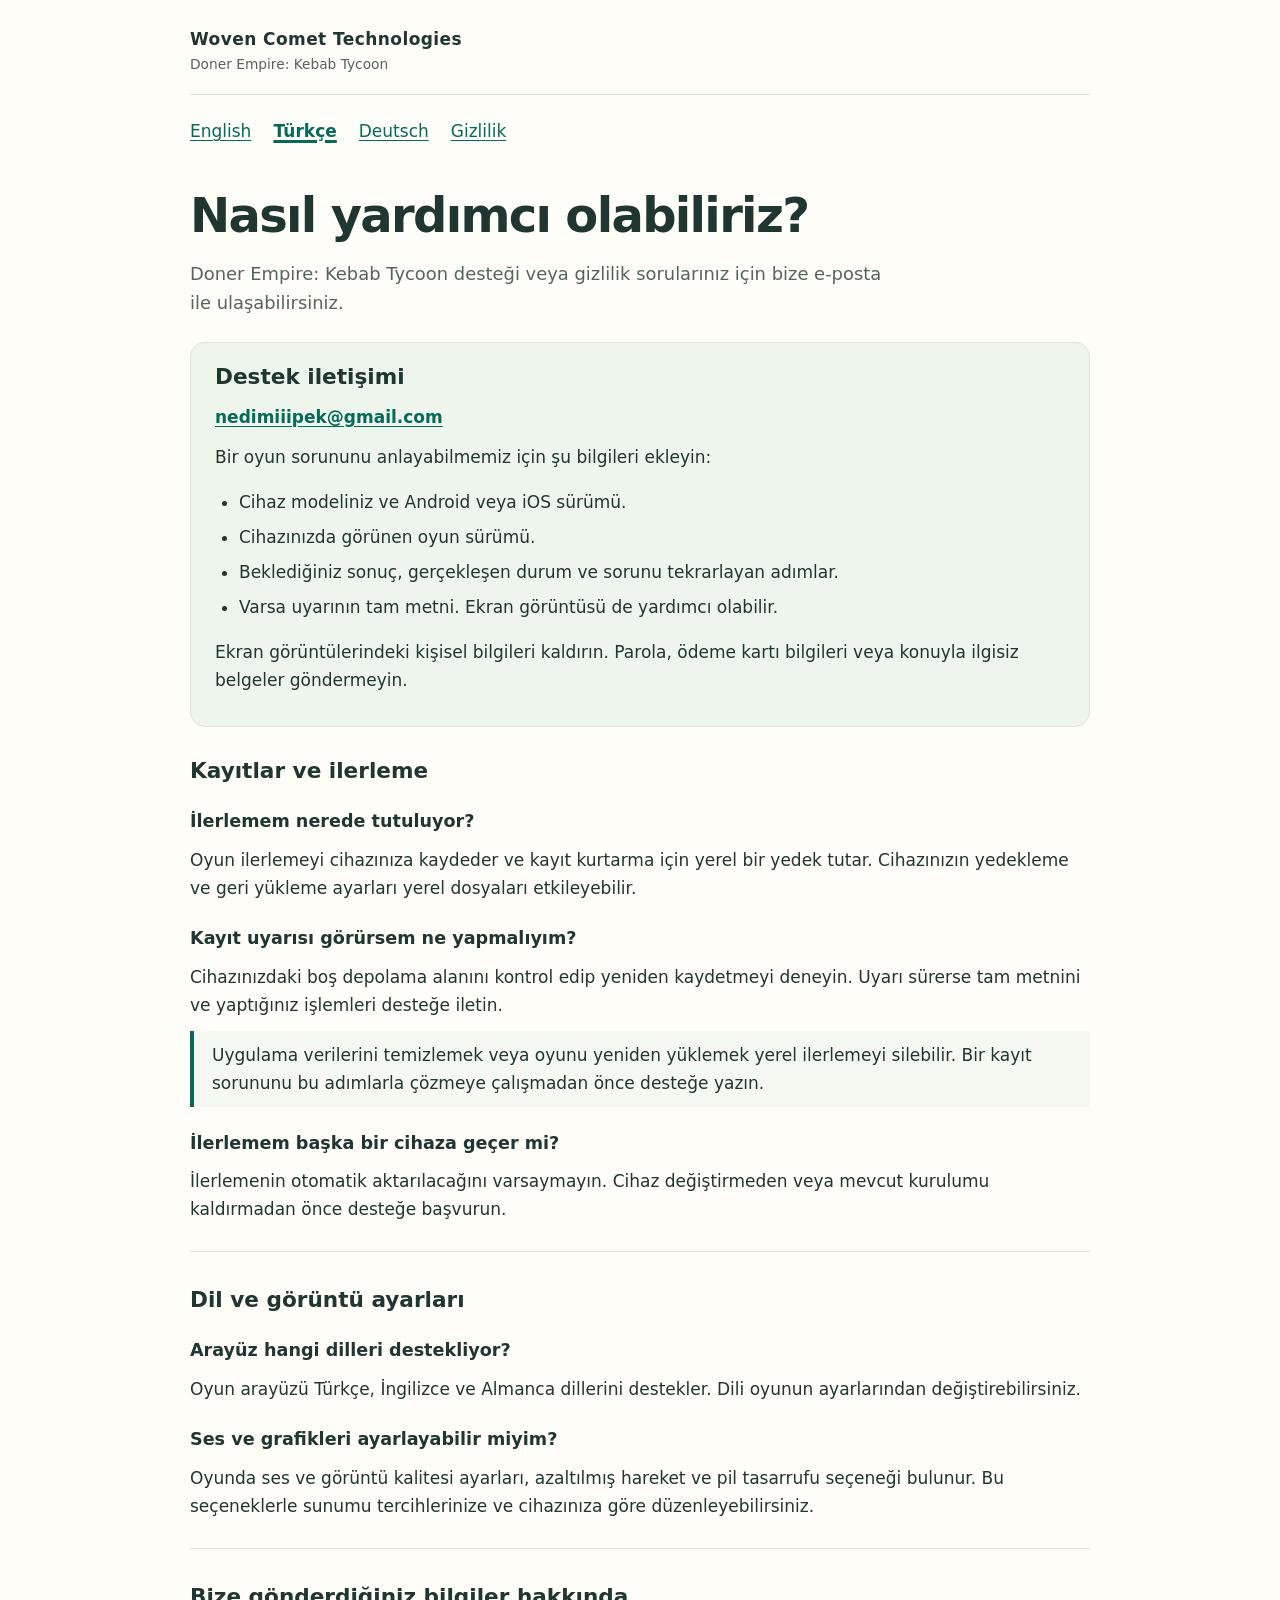
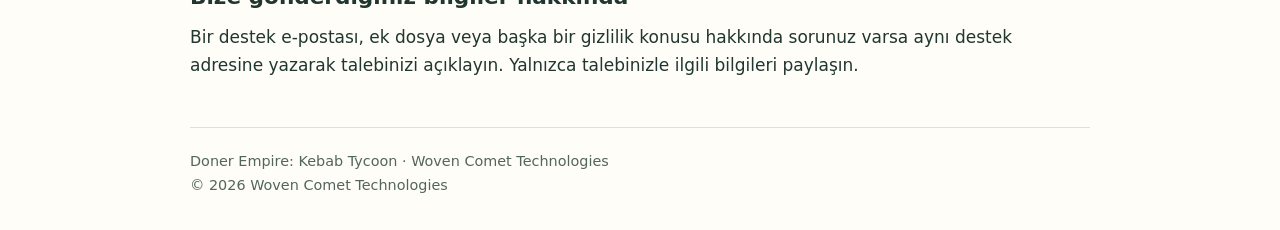
<file: support-tr.html>
<!doctype html>
<html lang="tr">
<head><meta charset="utf-8"><meta name="viewport" content="width=device-width, initial-scale=1"><meta name="description" content="Doner Empire: Kebab Tycoon için destek alın. Kayıtlar, dil ve ayarlar hakkında bilgi edinin; Woven Comet Technologies ile iletişime geçin."><title>Destek — Doner Empire: Kebab Tycoon</title><link rel="stylesheet" href="styles.css"></head>
<body><div class="wrap">
<header class="brand">Woven Comet Technologies<small>Doner Empire: Kebab Tycoon</small></header>
<nav aria-label="Destek dili"><a href="support-en.html" lang="en">English</a><a href="support-tr.html" lang="tr" aria-current="page">Türkçe</a><a href="support-de.html" lang="de">Deutsch</a><a href="privacy-tr.html">Gizlilik</a></nav>
<main><h1>Nasıl yardımcı olabiliriz?</h1><p class="lead">Doner Empire: Kebab Tycoon desteği veya gizlilik sorularınız için bize e-posta ile ulaşabilirsiniz.</p>
<div class="contact"><h2>Destek iletişimi</h2><p><a class="email" href="mailto:nedimiiipek@gmail.com?subject=Doner%20Empire%3A%20Kebab%20Tycoon%20%E2%80%94%20Destek">nedimiiipek@gmail.com</a></p><p>Bir oyun sorununu anlayabilmemiz için şu bilgileri ekleyin:</p><ul><li>Cihaz modeliniz ve Android veya iOS sürümü.</li><li>Cihazınızda görünen oyun sürümü.</li><li>Beklediğiniz sonuç, gerçekleşen durum ve sorunu tekrarlayan adımlar.</li><li>Varsa uyarının tam metni. Ekran görüntüsü de yardımcı olabilir.</li></ul><p>Ekran görüntülerindeki kişisel bilgileri kaldırın. Parola, ödeme kartı bilgileri veya konuyla ilgisiz belgeler göndermeyin.</p></div>
<section><h2>Kayıtlar ve ilerleme</h2><h3>İlerlemem nerede tutuluyor?</h3><p>Oyun ilerlemeyi cihazınıza kaydeder ve kayıt kurtarma için yerel bir yedek tutar. Cihazınızın yedekleme ve geri yükleme ayarları yerel dosyaları etkileyebilir.</p><h3>Kayıt uyarısı görürsem ne yapmalıyım?</h3><p>Cihazınızdaki boş depolama alanını kontrol edip yeniden kaydetmeyi deneyin. Uyarı sürerse tam metnini ve yaptığınız işlemleri desteğe iletin.</p><p class="note">Uygulama verilerini temizlemek veya oyunu yeniden yüklemek yerel ilerlemeyi silebilir. Bir kayıt sorununu bu adımlarla çözmeye çalışmadan önce desteğe yazın.</p><h3>İlerlemem başka bir cihaza geçer mi?</h3><p>İlerlemenin otomatik aktarılacağını varsaymayın. Cihaz değiştirmeden veya mevcut kurulumu kaldırmadan önce desteğe başvurun.</p></section>
<section><h2>Dil ve görüntü ayarları</h2><h3>Arayüz hangi dilleri destekliyor?</h3><p>Oyun arayüzü Türkçe, İngilizce ve Almanca dillerini destekler. Dili oyunun ayarlarından değiştirebilirsiniz.</p><h3>Ses ve grafikleri ayarlayabilir miyim?</h3><p>Oyunda ses ve görüntü kalitesi ayarları, azaltılmış hareket ve pil tasarrufu seçeneği bulunur. Bu seçeneklerle sunumu tercihlerinize ve cihazınıza göre düzenleyebilirsiniz.</p></section>
<section><h2>Bize gönderdiğiniz bilgiler hakkında</h2><p>Bir destek e-postası, ek dosya veya başka bir gizlilik konusu hakkında sorunuz varsa aynı destek adresine yazarak talebinizi açıklayın. Yalnızca talebinizle ilgili bilgileri paylaşın.</p></section>
</main><footer>Doner Empire: Kebab Tycoon · Woven Comet Technologies<br>© 2026 Woven Comet Technologies</footer></div></body></html>
</file>
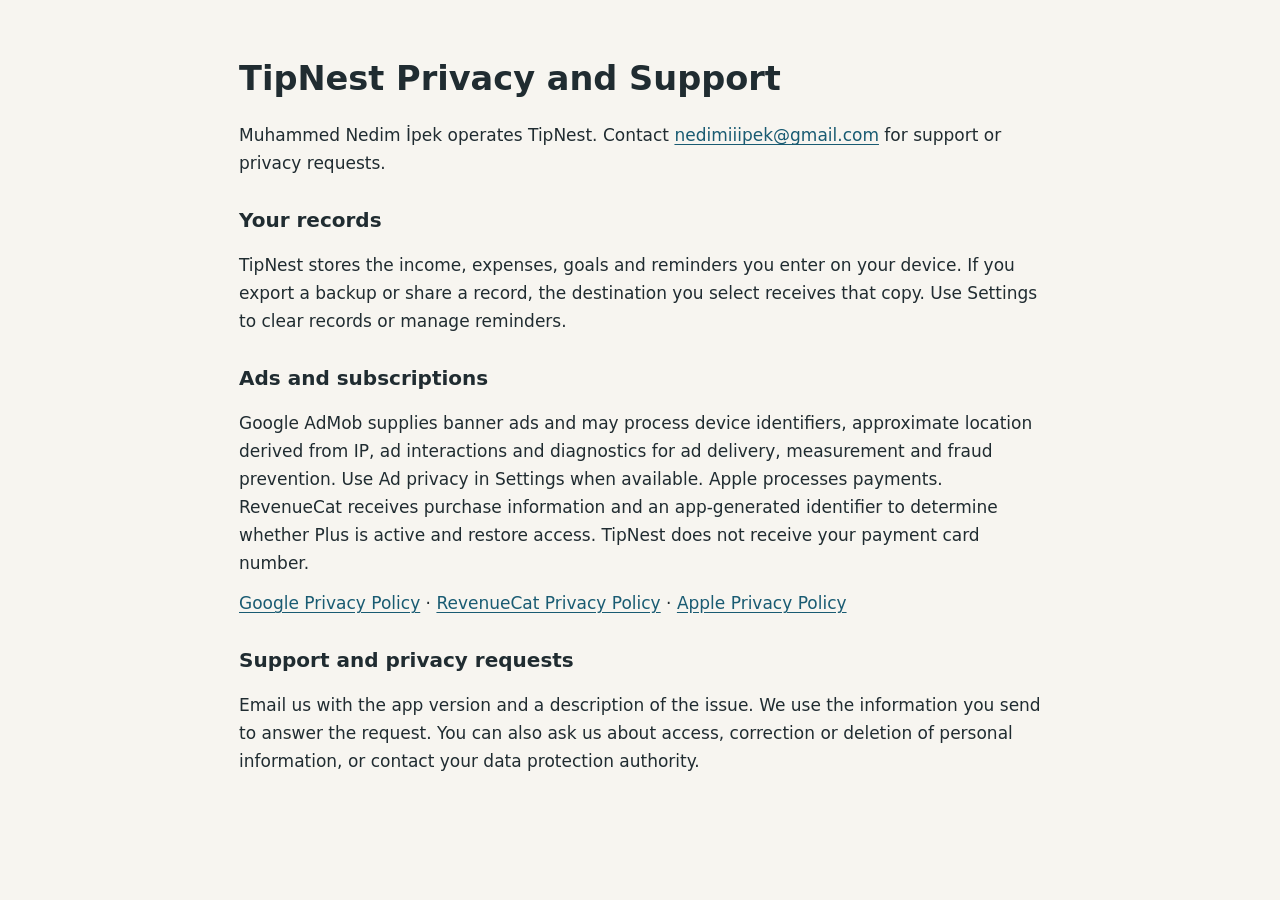
<file: tipnest-support.html>
<!doctype html><html lang="en"><meta charset="utf-8"><meta name="viewport" content="width=device-width,initial-scale=1"><title>TipNest Privacy and Support</title><link rel="stylesheet" href="privacy.css"><main class="wrap"><h1>TipNest Privacy and Support</h1><p>Muhammed Nedim İpek operates TipNest. Contact <a href="mailto:nedimiiipek@gmail.com">nedimiiipek@gmail.com</a> for support or privacy requests.</p><h2>Your records</h2><p>TipNest stores the income, expenses, goals and reminders you enter on your device. If you export a backup or share a record, the destination you select receives that copy. Use Settings to clear records or manage reminders.</p><h2>Ads and subscriptions</h2><p>Google AdMob supplies banner ads and may process device identifiers, approximate location derived from IP, ad interactions and diagnostics for ad delivery, measurement and fraud prevention. Use Ad privacy in Settings when available. Apple processes payments. RevenueCat receives purchase information and an app-generated identifier to determine whether Plus is active and restore access. TipNest does not receive your payment card number.</p><p><a href="https://policies.google.com/privacy">Google Privacy Policy</a> · <a href="https://www.revenuecat.com/privacy/">RevenueCat Privacy Policy</a> · <a href="https://www.apple.com/legal/privacy/">Apple Privacy Policy</a></p><h2>Support and privacy requests</h2><p>Email us with the app version and a description of the issue. We use the information you send to answer the request. You can also ask us about access, correction or deletion of personal information, or contact your data protection authority.</p></main></html>
</file>
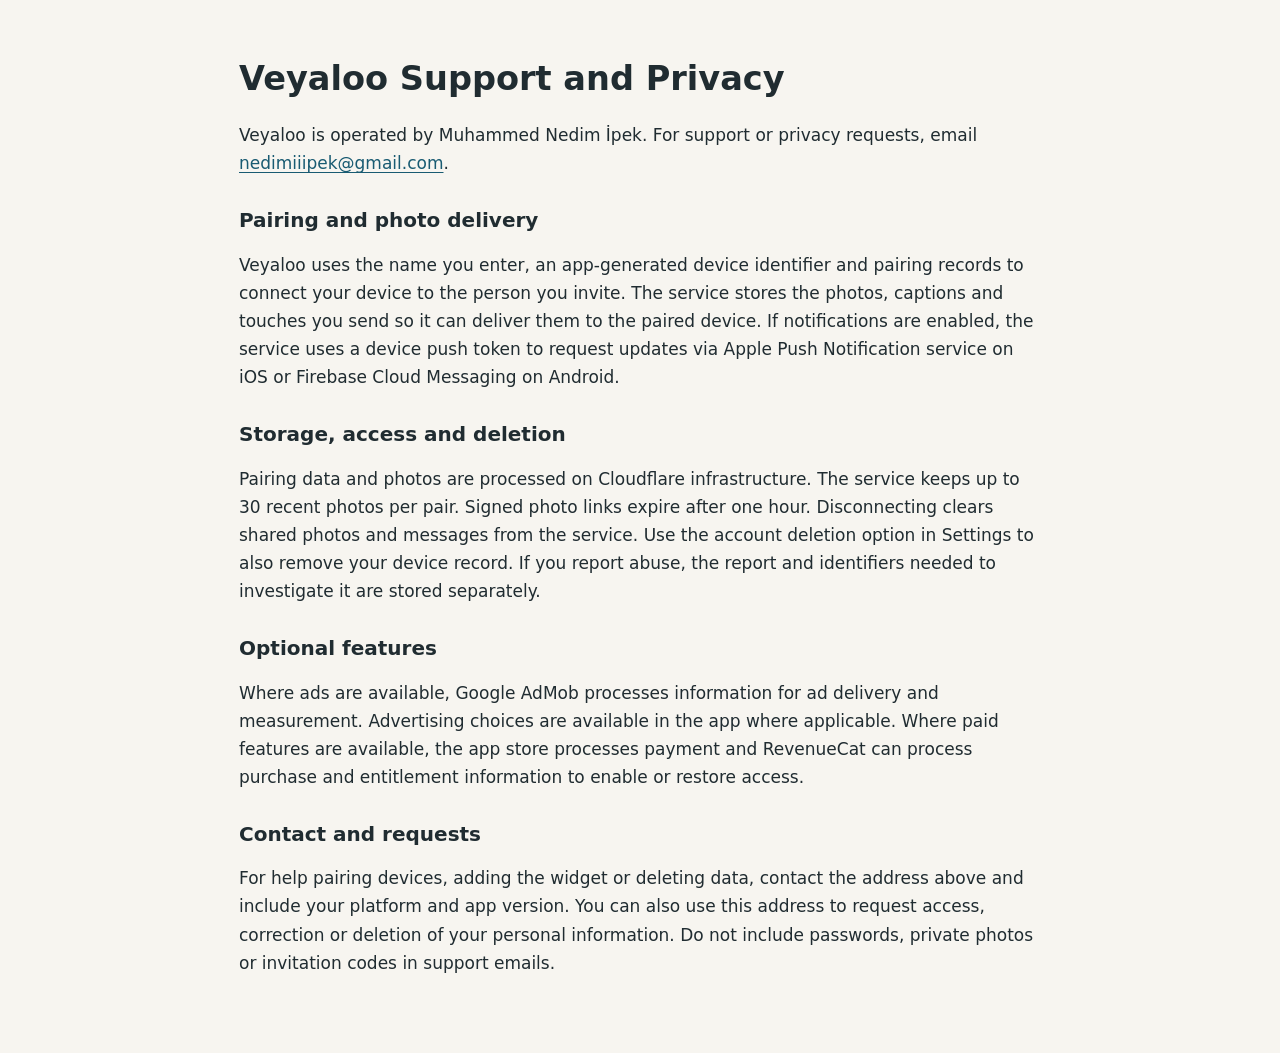
<file: veyaloo-support.html>
<!doctype html>
<html lang="en">
<meta charset="utf-8">
<meta name="viewport" content="width=device-width,initial-scale=1">
<title>Veyaloo Support and Privacy</title>
<link rel="stylesheet" href="privacy.css">
<main class="wrap">
  <h1>Veyaloo Support and Privacy</h1>
  <p>Veyaloo is operated by Muhammed Nedim İpek. For support or privacy requests, email <a href="mailto:nedimiiipek@gmail.com">nedimiiipek@gmail.com</a>.</p>
  <h2>Pairing and photo delivery</h2>
  <p>Veyaloo uses the name you enter, an app-generated device identifier and pairing records to connect your device to the person you invite. The service stores the photos, captions and touches you send so it can deliver them to the paired device. If notifications are enabled, the service uses a device push token to request updates via Apple Push Notification service on iOS or Firebase Cloud Messaging on Android.</p>
  <h2>Storage, access and deletion</h2>
  <p>Pairing data and photos are processed on Cloudflare infrastructure. The service keeps up to 30 recent photos per pair. Signed photo links expire after one hour. Disconnecting clears shared photos and messages from the service. Use the account deletion option in Settings to also remove your device record. If you report abuse, the report and identifiers needed to investigate it are stored separately.</p>
  <h2>Optional features</h2>
  <p>Where ads are available, Google AdMob processes information for ad delivery and measurement. Advertising choices are available in the app where applicable. Where paid features are available, the app store processes payment and RevenueCat can process purchase and entitlement information to enable or restore access.</p>
  <h2>Contact and requests</h2>
  <p>For help pairing devices, adding the widget or deleting data, contact the address above and include your platform and app version. You can also use this address to request access, correction or deletion of your personal information. Do not include passwords, private photos or invitation codes in support emails.</p>
</main>
</html>
</file>
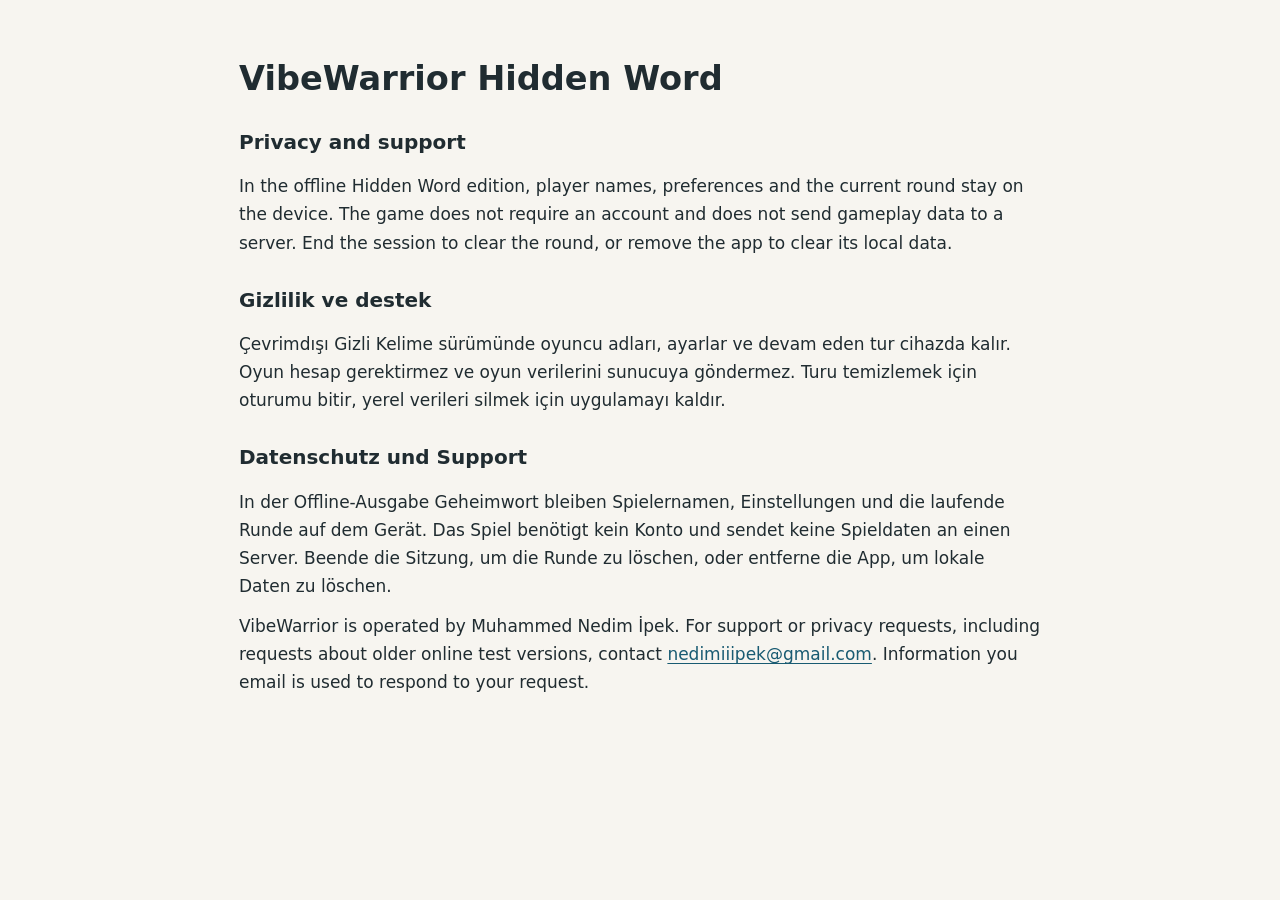
<file: vibewarrior-support.html>
<!doctype html>
<html lang="en">
<meta charset="utf-8">
<meta name="viewport" content="width=device-width,initial-scale=1">
<title>VibeWarrior Hidden Word · Privacy and Support</title>
<link rel="stylesheet" href="privacy.css">
<main class="wrap">
<h1>VibeWarrior Hidden Word</h1>
<h2 lang="en">Privacy and support</h2>
<p>In the offline Hidden Word edition, player names, preferences and the current round stay on the device. The game does not require an account and does not send gameplay data to a server. End the session to clear the round, or remove the app to clear its local data.</p>
<h2 lang="tr">Gizlilik ve destek</h2>
<p lang="tr">Çevrimdışı Gizli Kelime sürümünde oyuncu adları, ayarlar ve devam eden tur cihazda kalır. Oyun hesap gerektirmez ve oyun verilerini sunucuya göndermez. Turu temizlemek için oturumu bitir, yerel verileri silmek için uygulamayı kaldır.</p>
<h2 lang="de">Datenschutz und Support</h2>
<p lang="de">In der Offline-Ausgabe Geheimwort bleiben Spielernamen, Einstellungen und die laufende Runde auf dem Gerät. Das Spiel benötigt kein Konto und sendet keine Spieldaten an einen Server. Beende die Sitzung, um die Runde zu löschen, oder entferne die App, um lokale Daten zu löschen.</p>
<p>VibeWarrior is operated by Muhammed Nedim İpek. For support or privacy requests, including requests about older online test versions, contact <a href="mailto:nedimiiipek@gmail.com">nedimiiipek@gmail.com</a>. Information you email is used to respond to your request.</p>
</main>
</html>
</file>
<file: styles.css>
:root{color-scheme:light;--ink:#203630;--muted:#52665d;--paper:#fffdf7;--line:#dce4da;--accent:#056b58;--soft:#eef5ed;--warning:#fff0cc}*{box-sizing:border-box}body{margin:0;background:var(--paper);color:var(--ink);font:17px/1.65 system-ui,-apple-system,"Segoe UI",sans-serif}a{color:var(--accent);text-underline-offset:.18em}a:hover{text-decoration-thickness:2px}a:focus-visible{outline:3px solid #db7a30;outline-offset:4px;border-radius:3px}.wrap{width:min(100% - 40px,900px);margin-inline:auto}.brand{padding:25px 0 18px;border-bottom:1px solid var(--line);font-weight:700;letter-spacing:.025em}.brand small{display:block;color:var(--muted);font-size:.86rem;letter-spacing:0;font-weight:400}nav{display:flex;flex-wrap:wrap;gap:9px 22px;margin:22px 0}nav [aria-current="page"]{font-weight:750;text-decoration-thickness:3px}main{padding:6px 0 36px}h1{font-size:clamp(2rem,5vw,3rem);line-height:1.12;letter-spacing:-.035em;margin:16px 0}h2{font-size:1.35rem;line-height:1.3;margin:30px 0 12px}h3{font-size:1.1rem;line-height:1.4;margin:24px 0 7px}p{margin:12px 0}ul,ol{padding-left:24px}li{margin:7px 0}.lead{max-width:700px;color:var(--muted);font-size:1.12rem}.contact{background:var(--soft);padding:20px 24px;border:1px solid var(--line);border-radius:15px;margin:24px 0}.contact h2{margin-top:0}.email{font-weight:700;overflow-wrap:anywhere}.note{border-left:4px solid var(--accent);padding:10px 18px;background:#f5f8f0}.warning{background:var(--warning);border:1px solid #d6b66c;border-radius:12px;padding:16px 20px;margin:20px 0}.warning strong{display:block}section+section{border-top:1px solid var(--line);padding-top:4px;margin-top:28px}footer{border-top:1px solid var(--line);padding:22px 0 32px;color:var(--muted);font-size:.9rem}.languages{list-style:none;padding:0;display:grid;gap:12px;margin:28px 0}.languages a{display:block;padding:16px 20px;border:1px solid var(--line);border-radius:12px;background:white;font-size:1.2rem}.checklist dt{font-weight:700;margin-top:18px}.checklist dd{margin:5px 0 0;color:var(--muted)}@media(max-width:480px){body{font-size:16px}.wrap{width:calc(100% - 32px)}.contact{padding:18px}nav{gap:9px 18px}}@media print{body{background:white;color:black}.wrap{width:100%}nav{display:none}.contact,.note,.warning{background:white;border:1px solid #999}a{color:black}footer{padding-bottom:0}}
</file>
<file: privacy.css>
*{box-sizing:border-box}body{margin:0;background:#f7f5f0;color:#202c31;font:17px/1.65 system-ui,-apple-system,BlinkMacSystemFont,'Segoe UI',sans-serif}.wrap{max-width:850px;margin:auto;padding:36px 24px 64px}header{border-bottom:2px solid #b5813a;padding-bottom:20px;font-weight:750}header small{display:block;font-size:15px;font-weight:450}nav{display:flex;gap:20px;flex-wrap:wrap;margin:24px 0}a{color:#195b72;text-underline-offset:3px}a:hover{color:#9a5322}h1{font-size:2.1rem;line-height:1.2}h2{font-size:1.25rem;line-height:1.35;margin-top:30px}p{margin:12px 0}.date,footer{font-size:14px;color:#4f6268}footer{border-top:1px solid #bac5c5;margin-top:36px;padding-top:18px}@media(max-width:520px){.wrap{padding:24px 18px 48px}h1{font-size:1.8rem}}
</file>
